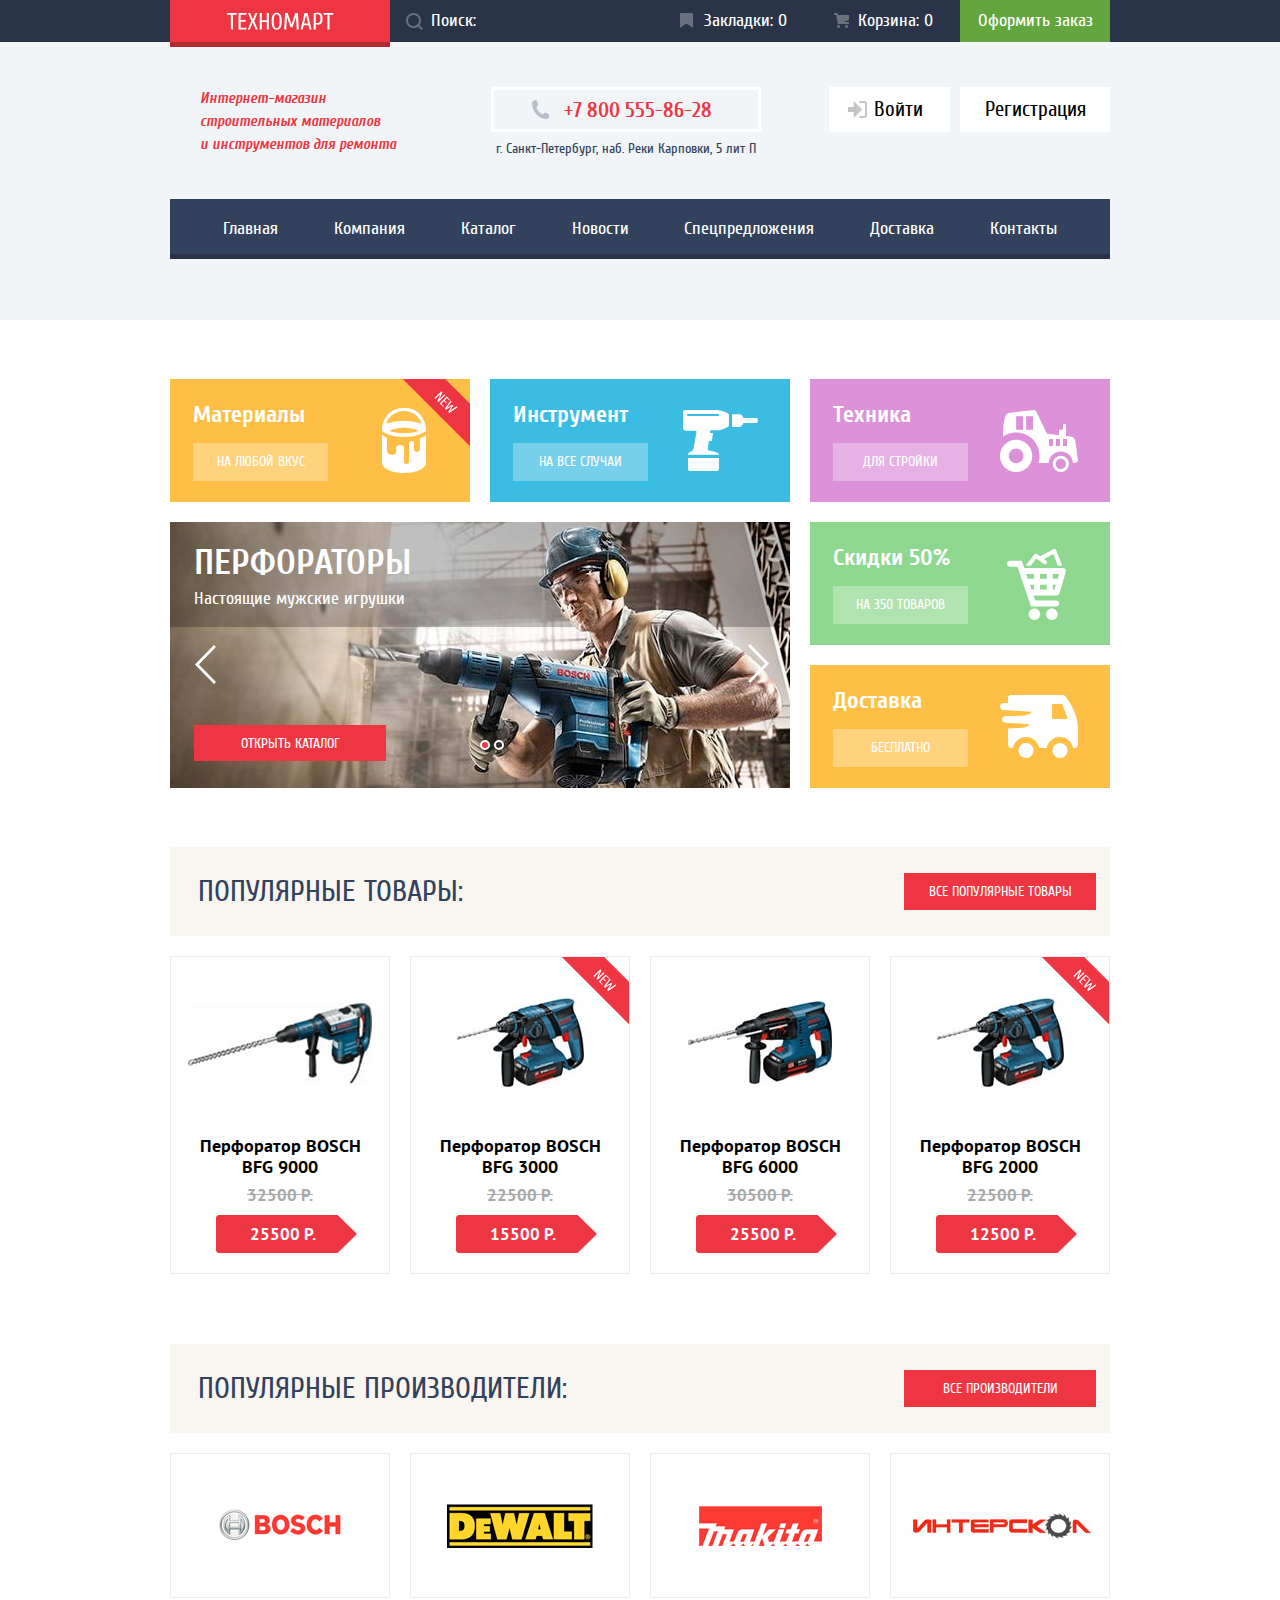
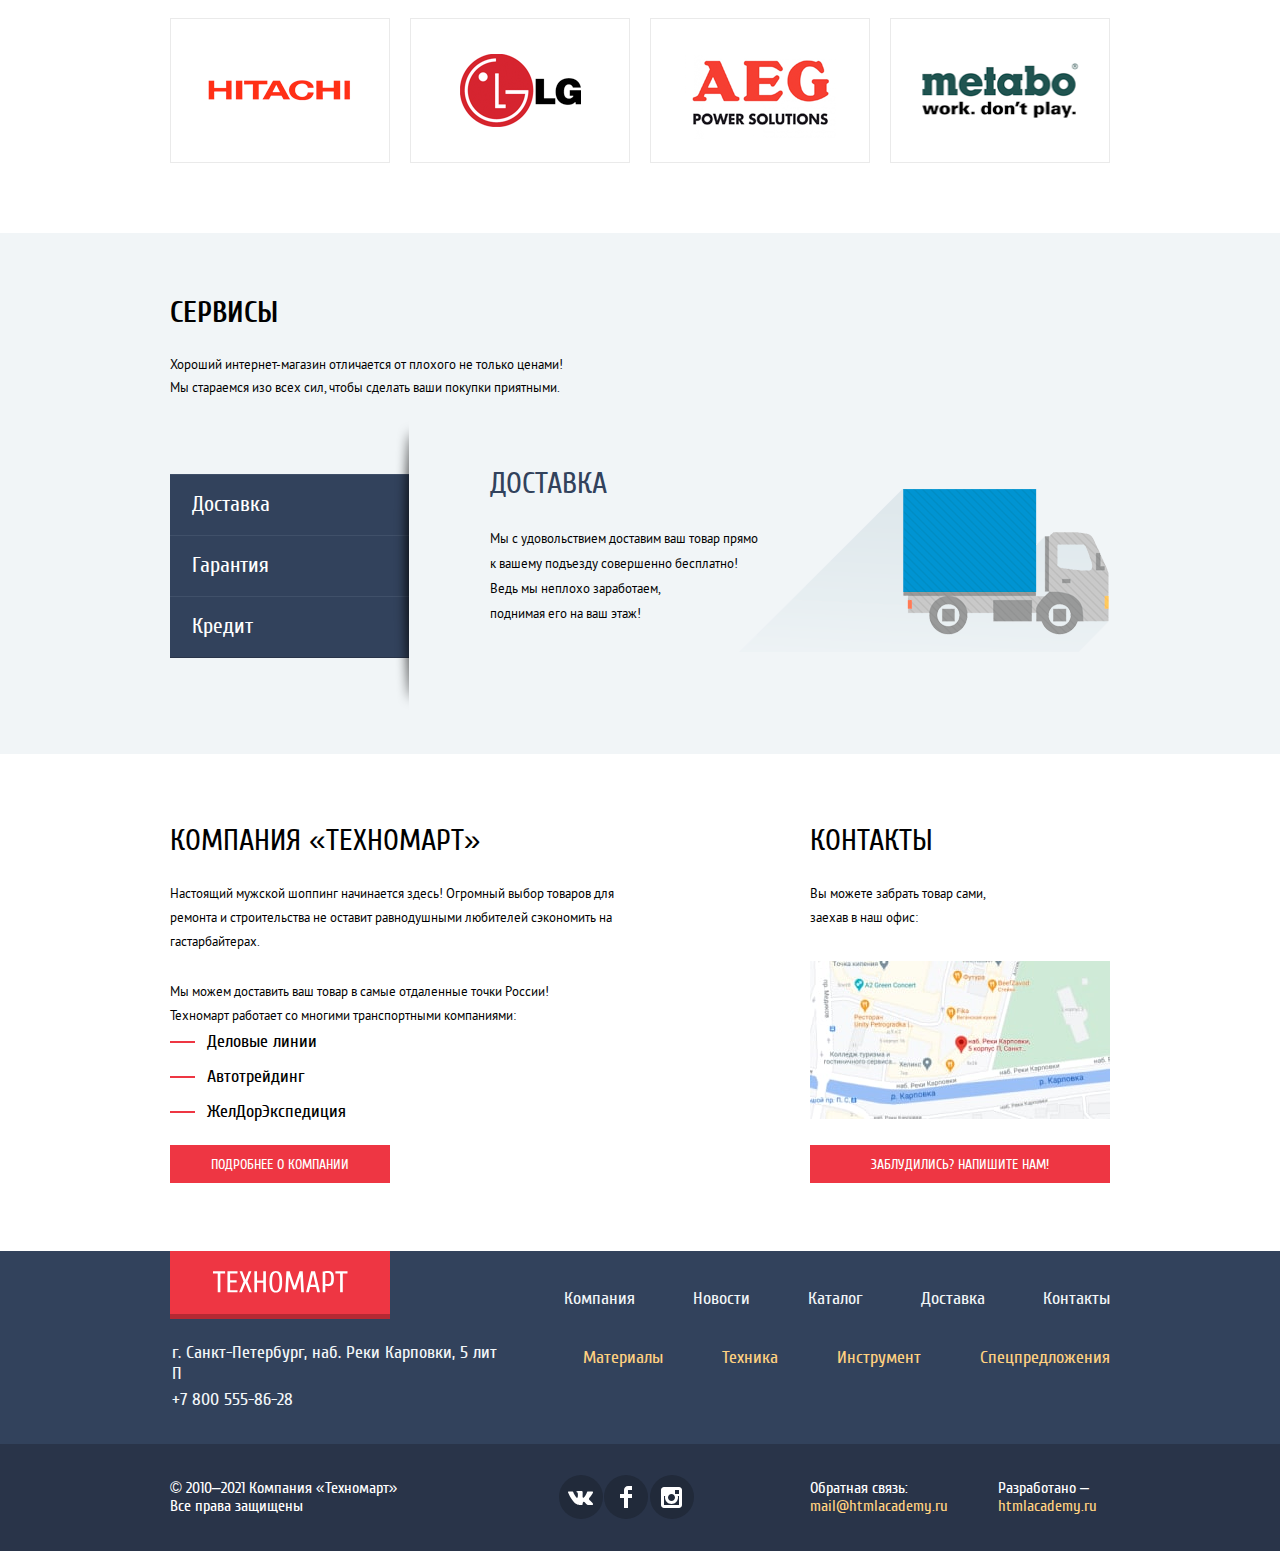
<file: index.html>
<!DOCTYPE html>
<html class="page" lang="ru">
  <head>
    <meta charset="utf-8">
    <link rel="stylesheet" href="css/normalize.css">
    <link rel="stylesheet" href="css/style.min.css">
    <link rel="icon" href="favicon.ico">
    <link rel="icon" href="icon/favicon/icon.svg" type="image/svg+xml">
    <link rel="apple-touch-icon" href="icon/favicon/180.png">
    <link rel="manifest" href="manifest.webmanifest">
    <!-- <link href="https://fonts.googleapis.com/css2?family=Cuprum:ital,wght@0,400;0,600;1,400&family=PT+Sans:wght@400;700&display=swap" rel="stylesheet">    <link rel="stylesheet" href="css/style.css"> -->
    <title>Интернет-магазин Техномарт</title>
  </head>
  <body class="page-body" >
    <header>
      <div class="top-header">
        <div class="container top-header-layout">
          <a class="logo header-logo">
            <div class="logo-wrap">
              <img class="logo-img" src="logo/logo-technomart.svg" width="108" height="17.9" alt="logo">
            </div>
          </a>
          <div class="search-wrap">
            <label class="top-header-search-icon" for="header_search">
              <svg width="17" height="17" viewBox="0 0 17 17" fill="none"  xmlns="http://www.w3.org/2000/svg">
                <path fill-rule="evenodd" clip-rule="evenodd" d="M13.458 12.044L17 15.586L15.586 17L12.044 13.458C10.782 14.421 9.21 15 7.5 15C3.35786 15 0 11.6421 0 7.5C0 3.35786 3.35786 0 7.5 0C11.6421 0 15 3.35786 15 7.5C15.0001 9.14309 14.4581 10.7403 13.458 12.044ZM7.5 2C4.467 2 2 4.467 2 7.5C2.00331 10.5362 4.4638 12.9967 7.5 13C10.532 13 13 10.532 13 7.5C13 4.467 10.532 2 7.5 2Z" fill="white" opacity="0.3"/>
              </svg>
            </label>
            <input class="top-header-search" type="search" id="header_search" placeholder="Поиск: ">
          </div>
          <ul class="top-header-list">
            <li class="top-header-item">
              <a href="#">
                <svg width="14" height="16" viewBox="0 0 14 16" fill="none" xmlns="http://www.w3.org/2000/svg">
                  <g opacity="0.3">
                  <path d="M14 15C14 15.55 13.632 15.741 13.182 15.426L7.819 11.661C7.369 11.346 6.632 11.346 6.182 11.661L0.818 15.426C0.368 15.741 0 15.55 0 15V1C0 0.45 0.45 0 1 0H13C13.55 0 14 0.45 14 1V15Z" fill="white"/>
                  </g>
                </svg>
                Закладки: 0
              </a>
            </li>
            <li class="top-header-item top-header-item-cart">
              <a href="#">
                <svg width="15" height="15" viewBox="0 0 15 15" fill="none" xmlns="http://www.w3.org/2000/svg">
                  <g opacity="0.3">
                  <path d="M4.5 15C5.32843 15 6 14.3284 6 13.5C6 12.6716 5.32843 12 4.5 12C3.67157 12 3 12.6716 3 13.5C3 14.3284 3.67157 15 4.5 15Z" fill="white"/>
                  <path d="M12.5 15C13.3284 15 14 14.3284 14 13.5C14 12.6716 13.3284 12 12.5 12C11.6716 12 11 12.6716 11 13.5C11 14.3284 11.6716 15 12.5 15Z" fill="white"/>
                  <path d="M15 2H4.07L3.648 0H0V2H2.031L4.016 11H15V9H9.441L15 6.951V2Z" fill="white"/>
                  </g>
                </svg>
                Корзина: 0
              </a>
            </li>
            <li class="top-header-item">
              <a href="#">
                Оформить заказ
              </a>
            </li>
          </ul>
        </div>
      </div>
      <div class="main-header">
        <div class="container main-header-layout">
          <h2 class="main-header-text">Интернет-магазин <br> строительных материалов <br> и инструментов для ремонта</h2>
          <div class="main-header-phone-wrap">
            <a class="main-header-phone" href="tel:+78005558628">
            +7 800 555-86-28</a>
            <p class="main-header-address">г. Санкт-Петербург, наб. Реки Карповки, 5 лит П</p>
          </div>
          <ul class="main-header-authorization">
            <li class="main-header-login">
              <a href="#">
                <svg class="login-icon width="20" height="17" viewBox="0 0 20 17" fill="none" xmlns="http://www.w3.org/2000/svg">
                  <path d="M14.1667 8.5L5.71429 0V6H0V11H5.71429V17L14.1667 8.5Z" fill="#C5C5C5"/>
                  <path d="M16.1771 15.01H11.3895V17H16.1771C18.2514 17 19.0381 15.19 19.0619 13.974V3.028C19.0381 1.811 18.2514 0 16.1771 0H11.3895V1.99H16.1771C16.9762 1.99 17.1219 2.671 17.1391 3.047V13.951C17.1229 14.327 16.9762 15.01 16.1771 15.01Z" fill="#C5C5C5"/>
                </svg>
                Войти
              </a>
            </li>
            <li class="main-header-registration"><a href="#">Регистрация</a></li>
          </ul>
          <nav class="main-header-nav">
            <ul class="main-header-nav-list">
              <li><a href="#">Главная</a></li>
              <li><a href="company.html">Компания</a></li>
              <li><a href="catalog.html">Каталог</a></li>
              <li><a href="news.html">Новости</a></li>
              <li><a href="special_offers.html">Спецпредложения</a></li>
              <li><a href="delivery.html">Доставка</a></li>
              <li><a href="contacts.html">Контакты</a></li>
            </ul>
          </nav>
        </div>
      </div>
    </header>
    <main>
      <div class="container">
        <h1 class="visually-hidden">Интернет-магазин строительных материалов и инструментов для ремонта Техномарт</h1>
        <section class="suggestions suggestions-layout">
          <h2 class="visually-hidden">Предложения</h2>
          <ul class="suggestions-list">
            <li class="suggestions-item-material suggestions-item background-position-44 popular-item-new">
              <h3>Материалы</h3>
                <a class="suggestions-item-link" href="#">на любой вкус</a>
            </li>
            <li class="suggestions-item-tool suggestions-item">
              <h3>Инструмент</h3>
                <a class="suggestions-item-link" href="#">на все случаи</a>
            </li>
            <li class="suggestions-item-technics suggestions-item">
              <h3>Техника</h3>
                <a class="suggestions-item-link" href="#">для стройки</a>
            </li>
          </ul>
          <div class="slider">
            <ul class="slider-list">
              <li class="slider-item">
                <h3>Перфораторы</h3>
                <p>Настоящие мужские игрушки</p>
                <img src="img/perforator.jpg"  width="620" height="266" alt="человек с перфоратором">
                <a class="btn btn-slider" href="catalog.html">открыть каталог</a>
              </li>
              <li class="slider-item display-none">
                <h3>Дрели</h3>
                <p>Соседям на радость!</p>
                <img src="img/drill.jpg"  width="620" height="266" alt="человек с дрелью">
                <div class="btn">
                  <a href="catalog.html">открыть каталог</a>
                </div>
              </li>
            </ul>
            <button href="#" class="slider-button-left" aria-label="предыдущий слайд"></button>
            <button href="#" class="slider-button-right" aria-label="следующий слайд"></button>
            <div class="slider-pagination">
              <button class="current-slide" aria-label="Первый слайд"></button>
              <button aria-label="Второй слайд"></button>
            </div>
          </div>
          <ul class="suggestions-list-col">
            <li class="suggestions-item-discount suggestions-item background-position-44">
              <h3>Скидки 50%</h3>
                <a class="suggestions-item-link" href="#">На 350 товаров</a>
            </li>
            <li class="suggestions-item-delivery suggestions-item">
              <h3>Доставка</h3>
                <a class="suggestions-item-link" href="#">Бесплатно</a>
            </li>
          </ul>
        </section>
      </div>

      <section class="popular container">
        <div class="popular-wrap popular-wrap-layout">
          <h2 class="title">Популярные товары:</h2>
            <a  class="btn" href="#">все популярные товары</a>
        </div>
        <ul class="popular-list popular-list-layout">
          <li class="popular-item" tabindex="0">
            <div class="popular-item-img">
              <ul class="popular-item-hover-list">
                <li class="popular-item-hover-buy-btn popular-item-hover-buy">
                  <a class="item-buy-btn" href="#">купить</a>
                </li>
              <li class="popular-item-hover-bookmark-btn popular-item-hover-bookmark"><a href="#">В закладки</a></li>
              </ul>
              <img src="img/BFG9000.jpg" width="184" height="164" alt="перфоратор BFG9000">
            </div>
            <div class="popular-list-wrap">
              <p>Перфоратор BOSCH<br>BFG 9000</p>
              <span>32500 Р.</span>
              <div class="btn btn-price">
                25500 Р.
              </div>
            </div>
          </li>
          <li class="popular-item  popular-item-new" tabindex="0">
            <div class="popular-item-img">
              <ul class="popular-item-hover-list">
                <li class="popular-item-hover-buy-btn popular-item-hover-buy">
                  <a class="item-buy-btn" href="#">купить</a>
                </li>
              <li class="popular-item-hover-bookmark-btn popular-item-hover-bookmark"><a href="#">В закладки</a></li>
              </ul>
              <img src="img/BFG3000.jpg" width="127" height="112" alt="перфоратор BFG3000">
            </div>
            <div class="popular-list-wrap">
              <p>Перфоратор BOSCH<br>BFG 3000</p>
              <span>22500 Р.</span>
              <div class="btn btn-price">
                15500 Р.
              </div>
            </div>
          </li>
          <li class="popular-item" tabindex="0">
            <div class="popular-item-img">
              <ul class="popular-item-hover-list">
                <li class="popular-item-hover-buy-btn popular-item-hover-buy">
                  <a class="item-buy-btn" href="#">купить</a>
                </li>
              <li class="popular-item-hover-bookmark-btn popular-item-hover-bookmark"><a href="#">В закладки</a></li>
              </ul>
              <img src="img/BFG6000.jpg" width="144" height="128" alt="перфоратор BFG6000">
            </div>
            <div class="popular-list-wrap">
              <p>Перфоратор BOSCH<br>BFG 6000</p>
              <span>30500 Р.</span>
              <div class="btn btn-price">
                25500 Р.
              </div>
            </div>
          </li>
          <li class="popular-item popular-item-new" tabindex="0">
            <div class="popular-item-img">
              <ul class="popular-item-hover-list">
                <li class="popular-item-hover-buy-btn popular-item-hover-buy">
                  <a class="item-buy-btn" href="#">купить</a>
                </li>
                <li class="popular-item-hover-bookmark-btn popular-item-hover-bookmark"><a href="#">В закладки</a></li>
              </ul>
              <img src="img/BFG2000.jpg" width="127" height="112" alt="перфоратор BFG2000">
            </div>
            <div class="popular-list-wrap">
              <p>Перфоратор BOSCH<br>BFG 2000</p>
              <span>22500 Р.</span>
              <div class="btn btn-price">
               12500 Р.
              </div>
            </div>
          </li>
        </ul>
      </section>
      <section class="manufacturers container">
        <div class="manufacturers-wrap">
          <h2 class="title">Популярные производители:</h2>
            <a class="btn" href="#">все производители</a>
        </div>
        <ul class="manufacturers-list">
          <li class="manufacturers-item" tabindex="0"><img src="img/bosch.png" width="126" height="37" alt="bosch"></li>
          <li class="manufacturers-item" tabindex="0"><img src="img/DeWALT.png" width="146" height="44" alt="DeWALT"></li>
          <li class="manufacturers-item" tabindex="0"><img src="img/Makita.png" width="123" height="40" alt="Makita"></li>
          <li class="manufacturers-item" tabindex="0"><img src="img/interskol.png" width="200" height="76" alt="interskol"></li>
          <li class="manufacturers-item" tabindex="0"><img src="img/Hitachi.png" width="169" height="31" alt="Hitachi"></li>
          <li class="manufacturers-item" tabindex="0"><img src="img/LG.png" width="121" height="73" alt="LG"></li>
          <li class="manufacturers-item" tabindex="0"><img src="img/AEG.png" width="151" height="98" alt="AEG"></li>
          <li class="manufacturers-item" tabindex="0"><img src="img/Metabo.png" width="206" height="73" alt="Metabo"></li>
        </ul>
      </section>
      <section class="services">
        <div class="container">
          <h2>Сервисы</h2>
          <p class="services-text">Хороший интернет-магазин отличается от плохого не только ценами!<br>
            Мы стараемся изо всех сил, чтобы сделать ваши покупки приятными.</p>
          <div class="services-slider">
            <ul class="services-list">
              <li><button class="services-slider-btn services-active">Доставка</button></li>
              <li><button class="services-slider-btn">Гарантия</button></li>
              <li><button class="services-slider-btn">Кредит</button></li>
            </ul>
            <ul class="services-descr-list ">
              <li class="services-descr-item services-descr-item-delivery">
                <h2>Доставка</h2>
                <p>Мы с удовольствием доставим ваш товар прямо <br>
                  к вашему подъезду совершенно бесплатно!<br>
                  Ведь мы неплохо заработаем, <br>
                  поднимая его на ваш этаж!</p>
              </li>
              <li class="services-descr-item services-descr-item-guarantee visually-hidden">
                <h2>Гарантия</h2>
                <p>Если купленный у нас товар поломается или заискрит, <br>
                  а также в случае пожара, спровоцированного его <br>
                  возгоранием,  вы всегда можете быть уверены в нашей <br>
                  гарантии. Мы обменяем сгоревший товар на новый. <br>
                  Дом уж восстановите как-нибудь сами.</p>
              </li>
              <li class="services-descr-item services-descr-item-credit visually-hidden">
                <h2>Кредит</h2>
                <p>Залезть в долговую яму стало проще! <br>
                  Кредитные консультанты придут вам на помощь.</p>
                  <button class="btn btn-credit">отправить заявку</button>
              </li>
            </ul>
            </div>
        </div>
      </section>
      <section class="delivery container">
        <h2 class="visually-hidden">Доствка</h2>
        <div class="delivery-about">
          <h2>КОМПАНИЯ «Техномарт»</h2>
          <p class="delivery-text">Настоящий мужской шоппинг начинается здесь! Огромный выбор товаров для ремонта и строительства не оставит равнодушными любителей сэкономить на гастарбайтерах.</p>
          <p class="delivery-descr">Мы можем доставить ваш товар в самые отдаленные точки России! <br>
            Техномарт работает со многими транспортными компаниями:</p>
          <ul class="delivery-list">
            <li>Деловые линии</li>
            <li>Автотрейдинг</li>
            <li>ЖелДорЭкспедиция</li>
          </ul>
          <a class="btn btn-delivery" href="#">Подробнее о компании</a>
        </div>
        <div class="delivery-contacts">
          <h2>Контакты</h2>
          <p>Вы можете забрать товар сами, <br>
            заехав в наш офис:</p>
          <a href="#" class="link-map">
            <img class="img-map" src="img/map.jpg" width="300" height="158" alt="">
          </a>
          <button class="btn btn-delivery-contacts">Заблудились? Напишите нам!</button>

        </div>
      </section>
    </main>
    <footer class="main-footer">
      <div class="top-footer">
        <div class="container top-footer-layout">
          <h2 class="visually-hidden">Контакты</h2>
          <a class="logo">
            <div class="logo-wrap logo-bottom">
              <img src="logo/logo-technomart.svg" width="136.5" height="21.6" alt="logo">
            </div>
          </a>
          <nav class="top-footer-nav">
            <ul class="top-footer-nav-list">
              <li><a href="company.html">Компания</a></li>
              <li><a href="news.html">Новости</a></li>
              <li><a href="catalog.html">Каталог</a></li>
              <li><a href="delivery.html">Доставка</a></li>
              <li><a href="contacts.html">Контакты</a></li>
            </ul>
          </nav>
          <div class="top-footer-wrap">
            <div class="top-footer-address-wrap">
              <p class="top-footer-address">г. Санкт-Петербург, наб. Реки Карповки, 5 лит П</p>
              <a class="top-footer-phone" href="tel:+78005558628">+7 800 555-86-28</a>
            </div>
            <ul class="top-footer-list">
              <li><a href="#">Материалы</a></li>
              <li><a href="#">Техника</a></li>
              <li><a href="#">Инструмент</a></li>
              <li><a href="#">Спецпредложения</a></li>
            </ul>
          </div>
        </div>
      </div>
      <div class="bottom-footer">
        <div class="container bottom-footer-layout">
            <p class="bottom-footer-copyrite">© 2010–2021 Компания «Техномарт» <br>
            Все права защищены</p>
            <ul class="bottom-footer-social-list">
              <li><a class="social-button" href="#" aria-label="вконтакте"><img src="icon/icon-vk.svg" width="26" height="15" alt=""></a></li>
              <li><a class="social-button" href="#" aria-label="фейсбук"><img src="icon/icon-fb.svg" width="12" height="22" alt=""></a></li>
              <li><a class="social-button" href="#" aria-label="инстаграм"><img src="icon/icon-insta.svg" width="21" height="21" alt=""></a></li>
            </ul>
            <div class="feedback-wrap">
              <div class="feedback">
                <p>Обратная связь:</p>
                <a class="feedback-mail" href="mailto:mail@htmlacademy.ru">mail@htmlacademy.ru</a>
              </div>
              <div class="developed">
                <p>Разработано – </p>
                <a class="developed-link" href="https://htmlacademy.ru/intensive/htmlcss" target="_blank">htmlacademy.ru</a>
              </div>
            </div>
        </div>
      </div>
    </footer>



    <section class="modal modal-feedback">
      <form class="feedback-form" method="post" action="https://echo.htmlacademy.ru">
        <div class="feedback-form-wrap">
          <div class="input-wrap">
            <div class="Feedback-name-wrap">
              <label for="Feedback-name">Ваше имя:</label>
              <input class="feedback-name" id="Feedback-name" type="text" name="name" placeholder="Имя Фамилия">
            </div>
            <div class="feedback-mail-wrap">
              <label for="Feedback-email">Ваш e-mail:</label>
              <input class="feedback-mail" id="Feedback-email" type="email" name="email" placeholder="email@example.com">
            </div>
          </div>
          <div class="feedback-text-wrap">
            <label for="Feedback-text">Текст письма:</label>
            <textarea class="feedback-textarea" name="text" id="Feedback-text" cols="30" rows="10" placeholder="В свободной форме"></textarea>
          </div>
        </div>
        <div class="modal-bottom">
          <button class="btn btn-modal">Отправить</button>
        </div>
      </form>
      <button class="modal-close" type="button">
        <span class="visually-hidden">Закрыть</span>
      </button>
    </section>

    <section class="modal modal-map">
      <iframe src="https://www.google.com/maps/embed?pb=!1m18!1m12!1m3!1d839.5628167001399!2d30.315325403162618!3d59.96817405772935!2m3!1f0!2f0!3f0!3m2!1i1024!2i768!4f13.1!3m3!1m2!1s0x4696315bc4e8ce61%3A0xe703c377f3424272!2sStudio%20212!5e0!3m2!1sru!2sru!4v1649071817432!5m2!1sru!2sru" width="943" height="442"  style="border:0;" allowfullscreen="" loading="lazy" referrerpolicy="no-referrer-when-downgrade"></iframe>
      <button class="modal-close" type="button">
        <span class="visually-hidden">Закрыть</span> </button>
    </section>

    <section class="modal add-to-cart">
      <p class="add-to-cart-main">Товар добавлен в корзину!</p>
      <ul class="add-to-cart-list">
        <li><a class="btn add-to-cart-item" href="#">оформить заказ</a></li>
        <li><a class="btn add-to-cart-item continue-shopping" href="#">продолжить покупки</a></li>
      </ul>
      <button class="modal-close" type="button">
        <span class="visually-hidden">Закрыть</span>
      </button>
    </section>
    <script src="js/script.js"></script>
  </body>
</html>
</file>
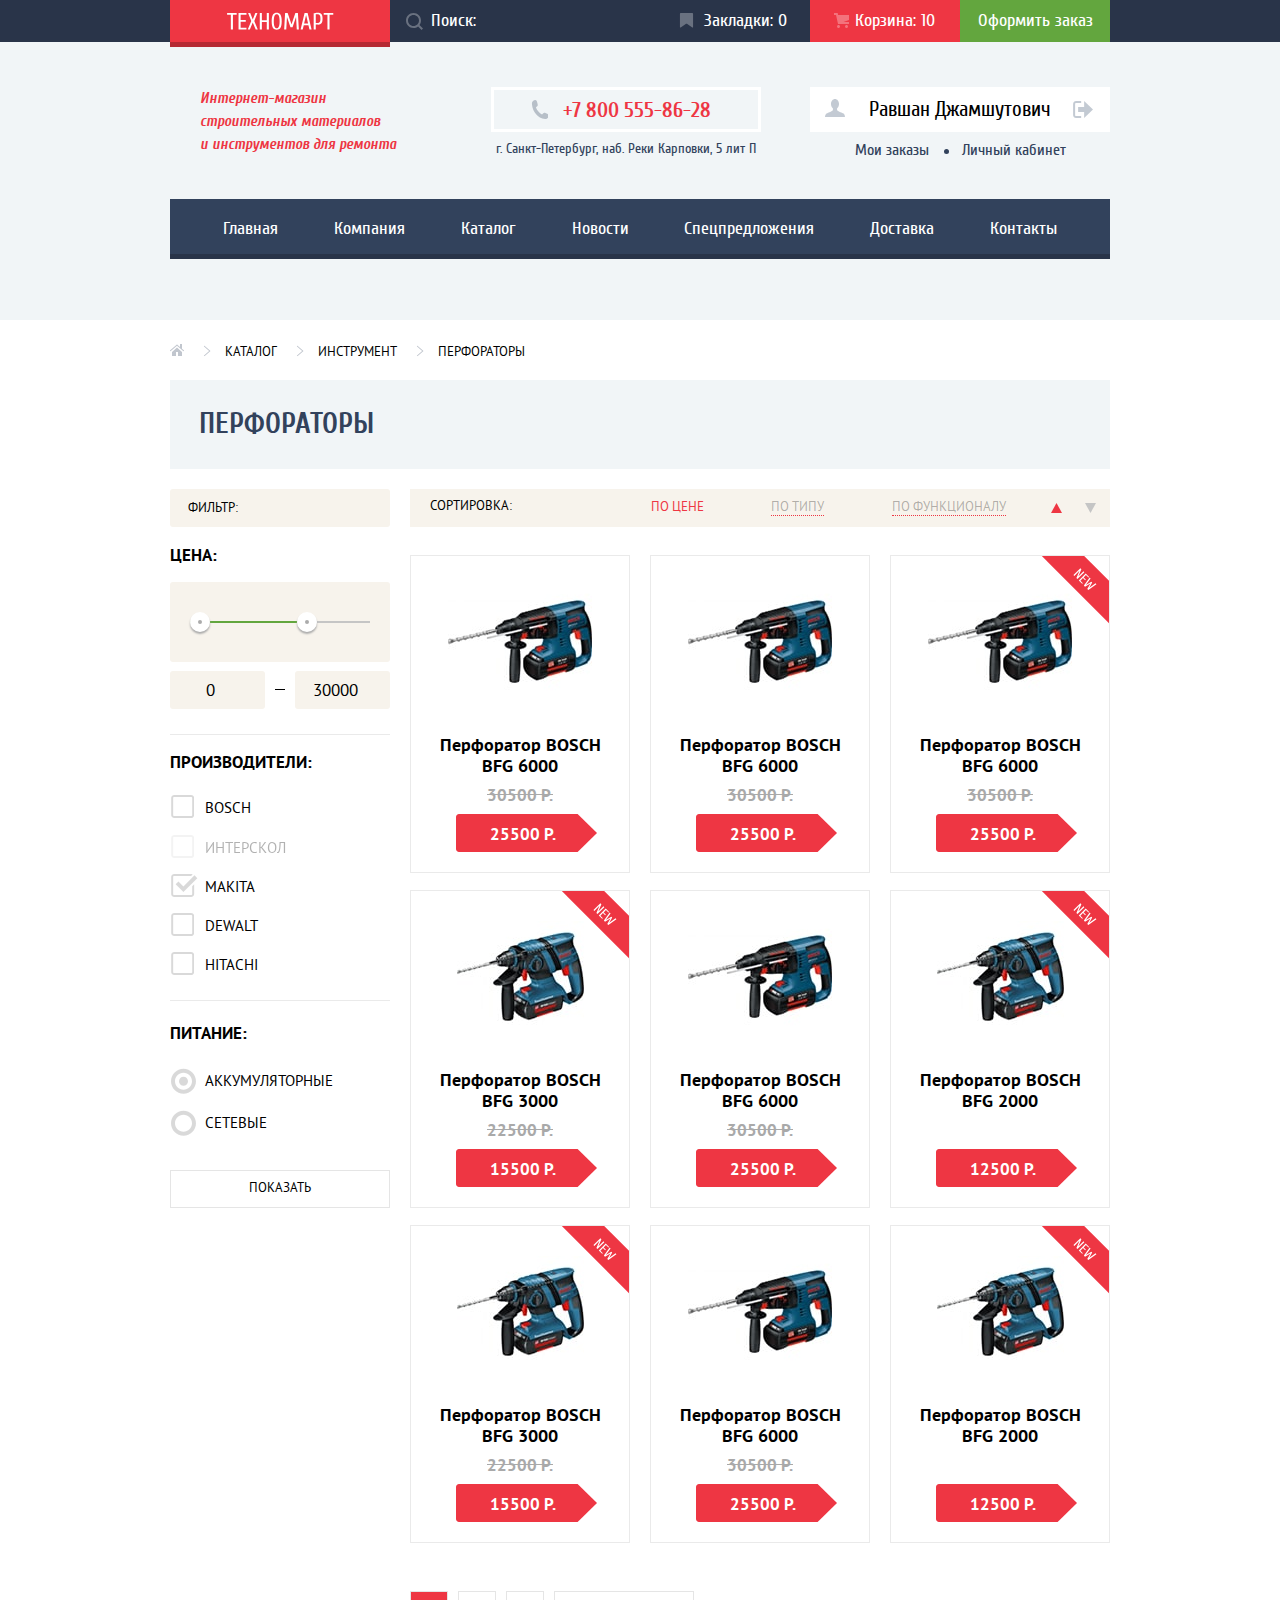
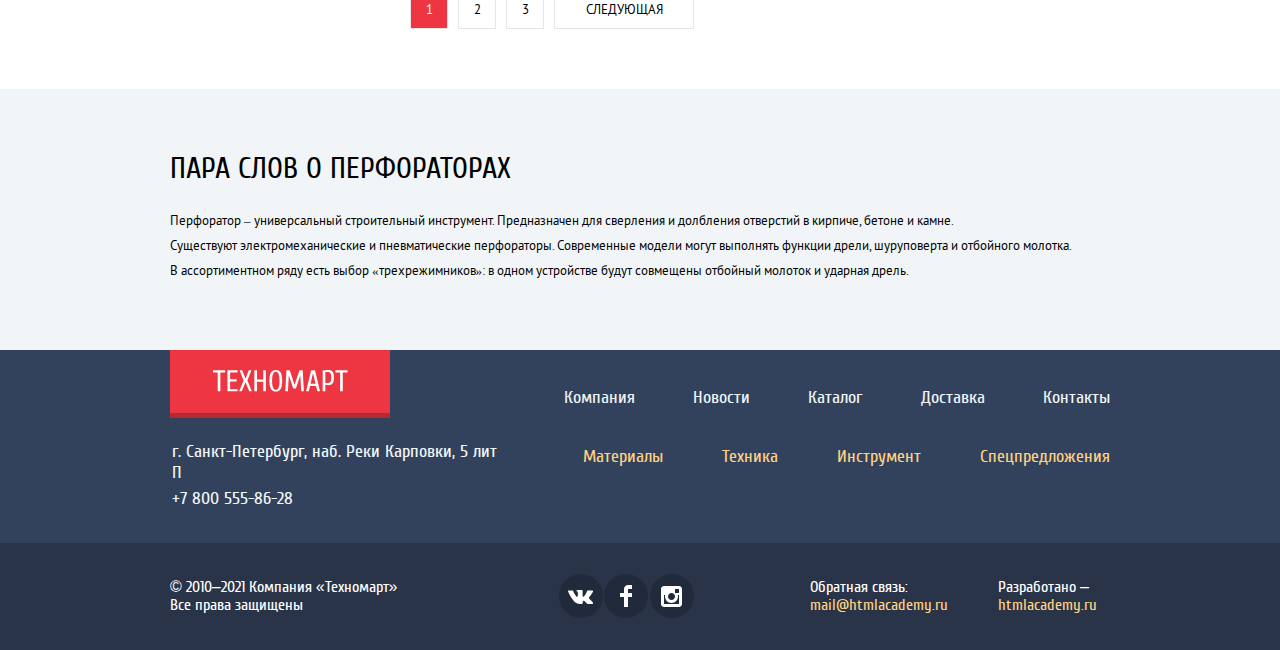
<file: catalog.html>
<!DOCTYPE html>
<html lang="ru">
  <head>
    <meta charset="utf-8">
    <link rel="stylesheet" href="css/normalize.css">
    <link rel="stylesheet" href="css/style.css">
    <link rel="icon" href="favicon.ico">
    <link rel="icon" href="icon/favicon/icon.svg" type="image/svg+xml">
    <link rel="apple-touch-icon" href="icon/favicon/180.png">
    <link rel="manifest" href="manifest.webmanifest">
    <!-- <link href="https://fonts.googleapis.com/css2?family=Cuprum:ital,wght@0,400;0,600;1,400&family=PT+Sans:wght@400;700&display=swap" rel="stylesheet">    <link rel="stylesheet" href="css/style.css"> -->
    <title>Интернет-магазин Техномарт</title>  </head>
  <body class="inner-page">
    <header>
      <div class="top-header">
        <div class="container top-header-layout">
          <a class="logo header-logo" href="index.html">
            <div class="logo-wrap">
              <img class="logo-img" src="logo/logo-technomart.svg" width="106.83" height="16.9" alt="logo">
            </div>
          </a>
          <div class="search-wrap">
            <label class="top-header-search-icon" for="header_search">
              <svg width="17" height="17" viewBox="0 0 17 17" fill="none"  xmlns="http://www.w3.org/2000/svg">
                <path fill-rule="evenodd" clip-rule="evenodd" d="M13.458 12.044L17 15.586L15.586 17L12.044 13.458C10.782 14.421 9.21 15 7.5 15C3.35786 15 0 11.6421 0 7.5C0 3.35786 3.35786 0 7.5 0C11.6421 0 15 3.35786 15 7.5C15.0001 9.14309 14.4581 10.7403 13.458 12.044ZM7.5 2C4.467 2 2 4.467 2 7.5C2.00331 10.5362 4.4638 12.9967 7.5 13C10.532 13 13 10.532 13 7.5C13 4.467 10.532 2 7.5 2Z" fill="white" opacity="0.3"/>
              </svg>
            </label>
            <input class="top-header-search" type="search" id="header_search" placeholder="Поиск: ">
          </div>
          <ul class="top-header-list">
            <li class="top-header-item">
              <a href="#">
                <svg width="14" height="16" viewBox="0 0 14 16" fill="none" xmlns="http://www.w3.org/2000/svg">
                  <g opacity="0.3">
                  <path d="M14 15C14 15.55 13.632 15.741 13.182 15.426L7.819 11.661C7.369 11.346 6.632 11.346 6.182 11.661L0.818 15.426C0.368 15.741 0 15.55 0 15V1C0 0.45 0.45 0 1 0H13C13.55 0 14 0.45 14 1V15Z" fill="white"/>
                  </g>
                </svg>
                Закладки: 0
              </a>
            </li>
            <li class="top-header-item cart-with-goods">
              <a href="#">
                <svg width="15" height="15" viewBox="0 0 15 15" fill="none" xmlns="http://www.w3.org/2000/svg">
                  <g opacity="0.3">
                  <path d="M4.5 15C5.32843 15 6 14.3284 6 13.5C6 12.6716 5.32843 12 4.5 12C3.67157 12 3 12.6716 3 13.5C3 14.3284 3.67157 15 4.5 15Z" fill="white"/>
                  <path d="M12.5 15C13.3284 15 14 14.3284 14 13.5C14 12.6716 13.3284 12 12.5 12C11.6716 12 11 12.6716 11 13.5C11 14.3284 11.6716 15 12.5 15Z" fill="white"/>
                  <path d="M15 2H4.07L3.648 0H0V2H2.031L4.016 11H15V9H9.441L15 6.951V2Z" fill="white"/>
                  </g>
                </svg>
                Корзина: 10
              </a>
            </li>
            <li class="top-header-item">
              <a href="#">
                Оформить заказ
              </a>
            </li>
          </ul>
        </div>
      </div>
      <div class="main-header ">
        <div class="container main-header-layout">
          <h2 class="main-header-text">Интернет-магазин <br> строительных материалов <br> и инструментов для ремонта</h2>
          <div class="main-header-phone-wrap main-header-phone-wrap-catalog">
            <a class="main-header-phone" href="tel:+78005558628">
            +7 800 555-86-28</a>
            <p class="main-header-address">г. Санкт-Петербург, наб. Реки Карповки, 5 лит П</p>
          </div>
          <div class="user-wrap">
            <a class="user" href="">Равшан Джамшутович</a>
            <div class="orders-account">
              <a class="orders-account-dot" href="">Мои заказы</a>
              <a href="">Личный кабинет</a>
            </div>
          </div>

          <nav class="main-header-nav">
            <ul class="main-header-nav-list">
              <li><a href="index.html">Главная</a></li>
              <li><a href="company.html">Компания</a></li>
              <li><a href="catalog.html">Каталог</a></li>
              <li><a href="news.html">Новости</a></li>
              <li><a href="special_offers.html">Спецпредложения</a></li>
              <li><a href="delivery.html">Доставка</a></li>
              <li><a href="contacts.html">Контакты</a></li>
            </ul>
          </nav>
        </div>
      </div>
    </header>
    <main>
      <div class="catalog-grid  container">
        <h1 class="visually-hidden">Каталог</h1>
        <ul class="breadcrumbs">
          <li class="breadcrumbs-item"><a href="index.html"><img src="icon/icon-home.svg" alt="home"></a></li>
          <li class="breadcrumbs-item"><a href="catalog.html">Каталог</a></li>
          <li class="breadcrumbs-item"><a href="#">Инструмент</a></li>
          <li class="breadcrumbs-item breadcrumbs-current"><a href="#">Перфораторы</a></li>
        </ul>
        <div class="catalog-title-wrap">
          <h2 class="catalog-title">Перфораторы</h2>
        </div>
        <section>
          <form class="filter" method="get" action="https://echo.htmlacademy.ru" >
            <div class="filter-title">
              <p>фильтр:</p>
            </div>
            <fieldset class="filter-range-fieldset">
              <legend>Цена:</legend>
              <div class="range-filter">
                <div class="range-controls">
                  <div class="scale">
                    <div class="bar"></div>
                  </div>
                  <div class="toggle toggle-min" tabindex="0"></div>
                  <div class="toggle toggle-max" tabindex="0"></div>
                </div>
                <div class="price-controls">
                  <label class="min-price">
                    <input type="number" name="min-price" value="0">
                  </label>
                  <div class="price-controls-dash"></div>
                  <label class="max-price">
                    <input type="number" name="max-price" value="30000">
                  </label>
                </div>
              </div>
            </fieldset>
            <div class="filter-line"></div>
            <fieldset class="checkbox-manufacturers-fieldset">
              <legend>Производители:</legend>
                <ul class="checkbox-manufacturers-ul">
                  <li class="checkbox-manufacturers-li">
                    <input class="checkbox-manufacturers visually-hidden" id="checkbox-BOSCH"  name="BOSCH" type="checkbox">
                    <label class="checkbox-manufacturers-label" for="checkbox-BOSCH">BOSCH</label>
                  </li>
                  <li class="checkbox-manufacturers-li">
                    <input class="checkbox-manufacturers visually-hidden" id="checkbox-interskol" name="interskol" type="checkbox"
                    disabled>
                    <label class="checkbox-manufacturers-label" for="checkbox-interskol">ИНТЕРСКОЛ</label>
                  </li>
                  <li class="checkbox-manufacturers-li">
                    <input class="checkbox-manufacturers visually-hidden" id="checkbox-MAKITA" type="checkbox" name="MAKITA" checked>
                    <label class="checkbox-manufacturers-label" for="checkbox-MAKITA">MAKITA</label>
                  </li>
                  <li class="checkbox-manufacturers-li">
                    <input class="checkbox-manufacturers visually-hidden" id="checkbox-Dewalt" name="Dewalt" type="checkbox">
                    <label class="checkbox-manufacturers-label" for="checkbox-Dewalt">Dewalt</label>
                  </li>
                  <li class="checkbox-manufacturers-li">
                    <input class="checkbox-manufacturers visually-hidden" id="checkbox-Hitachi" name="Hitachi" type="checkbox">
                    <label class="checkbox-manufacturers-label" for="checkbox-Hitachi">Hitachi</label>
                  </li>
                </ul>
            </fieldset>
            <div class="filter-line checkbox-manufacturers-line"></div>
            <fieldset class="power-radiobtn-fieldset">
              <legend>Питание:</legend>
              <div class="power-radiobtn-wrap">
                <input class="power-radiobtn visually-hidden" type="radio" id="power-battery" name="power" value="battery" checked>
                <label class="power-radiobtn-label" for="power-battery">Аккумуляторные</label>
              </div>
              <div class="power-radiobtn-wrap">
                <input class="power-radiobtn visually-hidden" type="radio" id="power_socket" name="power" value="socket">
                <label class="power-radiobtn-label" for="power_socket">Сетевые</label>
              </div>
            </fieldset>
            <button class="btn-filter" type="submit">показать</button>
          </form>
        </section>
        <section class="catalog-items">
          <div class="catalog-items-sorting-wrap">
            <h2>Сортировка:</h2>
            <ul class="catalog-items-sorting-list">
              <li class="catalog-items-sorting-item catalog-items-sorting-item-activ"><a href="#">По цене</a></li>
              <li class="catalog-items-sorting-item"><a href="#">По типу</a></li>
              <li class="catalog-items-sorting-item"><a href="#">По функционалу</a></li>
            </ul>
            <ul class="sort-arr-wrap">
              <li class="sort-arr sort-arr-active">
                <a href="#" aria-label="по возростанию">
                  <svg width="11" height="10" viewBox="0 0 11 10" fill="none" xmlns="http://www.w3.org/2000/svg" aria-hidden="true">
                  <path d="M5.5 0L11 10L0 10" fill="#C5C5C5"/>
                  </svg>
                </a>
              </li>
              <li class="sort-arr ">
                <a href="#" aria-label="по убыванию">
                  <svg width="11" height="10" viewBox="0 0 11 10" fill="none" xmlns="http://www.w3.org/2000/svg" aria-hidden="true">
                  <path d="M5.5 10L0 0H11" fill="#C5C5C5"/>
                  </svg>
                </a>
              </li>
            </ul>
          </div>
          <ul class="popular-item-list">
            <li class="popular-item" tabindex="0">
              <div class="popular-item-img">
                <ul class="popular-item-hover-list">
                  <li class="popular-item-hover-buy-btn popular-item-hover-buy">
                    <a class="item-buy-btn" href="#">купить</a>
                  </li>
                  <li class="popular-item-hover-bookmark-btn popular-item-hover-bookmark"><a href="#">В закладки</a></li>
                </ul>
                <img src="img/BFG6000.jpg" width="144" height="128" alt="перфоратор BFG6000">
              </div>
              <div class="popular-list-wrap">
                <p>Перфоратор BOSCH<br>BFG 6000</p>
                <span>30500 Р.</span>
                <div class="btn btn-price">
                  25500 Р.
                </div>
              </div>
            </li>
            <li class="popular-item" tabindex="0">
              <div class="popular-item-img">
                <ul class="popular-item-hover-list">
                  <li class="popular-item-hover-buy-btn popular-item-hover-buy">
                    <a class="item-buy-btn" href="#">купить</a>
                  </li>
                  <li class="popular-item-hover-bookmark-btn popular-item-hover-bookmark"><a href="#">В закладки</a></li>
                </ul>
                <img src="img/BFG6000.jpg" width="144" height="128" alt="перфоратор BFG6000">
              </div>
              <div class="popular-list-wrap">
                <p>Перфоратор BOSCH<br>BFG 6000</p>
                <span>30500 Р.</span>
                <div class="btn btn-price">
                  25500 Р.
                </div>
              </div>
            </li>
            <li class="popular-item  popular-item-new" tabindex="0">
              <div class="popular-item-img">
                <ul class="popular-item-hover-list">
                  <li class="popular-item-hover-buy-btn popular-item-hover-buy">
                    <a class="item-buy-btn" href="#">купить</a>
                  </li>
                  <li class="popular-item-hover-bookmark-btn popular-item-hover-bookmark"><a href="#">В закладки</a></li>
                </ul>
                <img src="img/BFG6000.jpg" width="144" height="128" alt="перфоратор BFG6000">
              </div>
              <div class="popular-list-wrap">
                <p>Перфоратор BOSCH<br>BFG 6000</p>
                <span>30500 Р.</span>
                <div class="btn btn-price">
                  25500 Р.
                </div>
              </div>
            </li>
            <li class="popular-item  popular-item-new" tabindex="0">
              <div class="popular-item-img">
                <ul class="popular-item-hover-list">
                  <li class="popular-item-hover-buy-btn popular-item-hover-buy">
                    <a class="item-buy-btn" href="#">купить</a>
                  </li>
                  <li class="popular-item-hover-bookmark-btn popular-item-hover-bookmark"><a href="#">В закладки</a></li>
                </ul>
                <img src="img/BFG3000.jpg" width="127" height="112" alt="перфоратор BFG3000">
              </div>
              <div class="popular-list-wrap">
                <p>Перфоратор BOSCH<br>BFG 3000</p>
                <span>22500 Р.</span>
                <div class="btn btn-price">
                  15500 Р.
                </div>
              </div>
            </li>
            <li class="popular-item" tabindex="0">
              <div class="popular-item-img">
                <ul class="popular-item-hover-list">
                  <li class="popular-item-hover-buy-btn popular-item-hover-buy">
                    <a class="item-buy-btn" href="#">купить</a>
                  </li>
                  <li class="popular-item-hover-bookmark-btn popular-item-hover-bookmark"><a href="#">В закладки</a></li>
                </ul>
                <img src="img/BFG6000.jpg" width="144" height="128" alt="перфоратор BFG6000">
              </div>
              <div class="popular-list-wrap">
                <p>Перфоратор BOSCH<br>BFG 6000</p>
                <span>30500 Р.</span>
                <div class="btn btn-price">
                  25500 Р.
                </div>
              </div>
            </li>
            <li class="popular-item  popular-item-new" tabindex="0">
              <div class="popular-item-img">
                <ul class="popular-item-hover-list">
                  <li class="popular-item-hover-buy-btn popular-item-hover-buy">
                    <a class="item-buy-btn" href="#">купить</a>
                  </li>
                  <li class="popular-item-hover-bookmark-btn popular-item-hover-bookmark"><a href="#">В закладки</a></li>
                </ul>
                <img src="img/BFG2000.jpg" width="127" height="112" alt="перфоратор BFG2000">
              </div>
              <div class="popular-list-wrap">
                <p>Перфоратор BOSCH<br>BFG 2000</p>
                <span></span>
                <div class="btn btn-price">
                  12500 Р.
                </div>
              </div>
            </li>
            <li class="popular-item  popular-item-new" tabindex="0">
              <div class="popular-item-img">
                <ul class="popular-item-hover-list">
                  <li class="popular-item-hover-buy-btn popular-item-hover-buy">
                    <a class="item-buy-btn" href="#">купить</a>
                  </li>
                  <li class="popular-item-hover-bookmark-btn popular-item-hover-bookmark"><a href="#">В закладки</a></li>
                </ul>
                <img src="img/BFG3000.jpg" width="127" height="112" alt="перфоратор BFG3000">
              </div>
              <div class="popular-list-wrap">
                <p>Перфоратор BOSCH<br>BFG 3000</p>
                <span>22500 Р.</span>
                <div class="btn btn-price">
                  15500 Р.
                </div>
              </div>
            </li>
            <li class="popular-item" tabindex="0">
              <div class="popular-item-img">
                <ul class="popular-item-hover-list">
                  <li class="popular-item-hover-buy-btn popular-item-hover-buy">
                    <a class="item-buy-btn" href="#">купить</a>
                  </li>
                  <li class="popular-item-hover-bookmark-btn popular-item-hover-bookmark"><a href="#">В закладки</a></li>
                </ul>
                <img src="img/BFG6000.jpg" width="144" height="128" alt="перфоратор BFG6000">
              </div>
              <div class="popular-list-wrap">
                <p>Перфоратор BOSCH<br>BFG 6000</p>
                <span>30500 Р.</span>
                <div class="btn btn-price">
                 25500 Р.
                </div>
              </div>
            </li>
            <li class="popular-item  popular-item-new" tabindex="0">
              <div class="popular-item-img">
                <ul class="popular-item-hover-list">
                  <li class="popular-item-hover-buy-btn popular-item-hover-buy">
                    <a class="item-buy-btn" href="#">купить</a>
                  </li>
                  <li class="popular-item-hover-bookmark-btn popular-item-hover-bookmark"><a href="#">В закладки</a></li>
                </ul>
                <img src="img/BFG2000.jpg" width="127" height="112" alt="перфоратор BFG2000">
              </div>
              <div class="popular-list-wrap">
                <p>Перфоратор BOSCH<br>BFG 2000</p>
                <span></span>
                <div class="btn btn-price">
                  12500 Р.
                </div>
              </div>
            </li>
          </ul>

          <ul class="pagination-list">
            <li class="pagination-item pagination-item-current">
              <a href="#">1</a>
            </li>
            <li class="pagination-item">
              <a href="#">2</a>
            </li>
            <li class="pagination-item">
              <a href="#">3</a>
            </li>
            <li class="pagination-item">
              <a href="#">Следующая</a>
            </li>
          </ul>

        </section>
        </div>

      <section class="about-perforators">
        <div class="container">

          <h2>Пара слов о перфораторах</h2>
          <p>Перфоратор  &ndash; универсальный строительный инструмент. Предназначен для сверления и долбления отверстий в кирпиче, бетоне и камне. <br>
            Существуют электромеханические и пневматические перфораторы. Современные модели могут выполнять функции дрели, шуруповерта и отбойного молотка. <br>
            В ассортиментном ряду есть выбор «трехрежимников»: в одном устройстве будут совмещены отбойный молоток и ударная дрель.</p>
          </div>
      </section>
    </main>
    <footer class="main-footer">
      <div class="top-footer">
        <div class="container top-footer-layout">
          <h2 class="visually-hidden">Контакты</h2>
          <a href="index.html" class="logo">
            <div class="logo-wrap logo-bottom">
              <img src="logo/logo-technomart.svg" width="136.5" height="21.6" alt="logo">
            </div>
          </a>
          <nav class="top-footer-nav">
            <ul class="top-footer-nav-list">
              <li><a href="company.html">Компания</a></li>
              <li><a href="news.html">Новости</a></li>
              <li><a href="catalog.html">Каталог</a></li>
              <li><a href="delivery.html">Доставка</a></li>
              <li><a href="contacts.html">Контакты</a></li>
            </ul>
          </nav>
          <div class="top-footer-wrap">
            <div class="top-footer-address-wrap">
              <p class="top-footer-address">г. Санкт-Петербург, наб. Реки Карповки, 5 лит П</p>
              <a class="top-footer-phone" href="tel:+78005558628">+7 800 555-86-28</a>
            </div>
            <ul class="top-footer-list">
              <li><a href="#">Материалы</a></li>
              <li><a href="#">Техника</a></li>
              <li><a href="#">Инструмент</a></li>
              <li><a href="#">Спецпредложения</a></li>
            </ul>
          </div>
        </div>
      </div>
      <div class="bottom-footer">
        <div class="container bottom-footer-layout">
            <p class="bottom-footer-copyrite">© 2010–2021 Компания «Техномарт» <br>
            Все права защищены</p>
            <ul class="bottom-footer-social-list">
              <li><a class="social-button" href="#"><img src="icon/icon-vk.svg" width="26" height="15" alt="vk"></a></li>
              <li><a class="social-button" href="#"><img src="icon/icon-fb.svg" width="12" height="22" alt="fb"></a></li>
              <li><a class="social-button" href="#"><img src="icon/icon-insta.svg" width="21" height="21" alt="insta"></a></li>
            </ul>
            <div class="feedback-wrap">
              <div class="feedback">
                <p>Обратная связь:</p>
                <a class="feedback-mail" href="mailto:mail@htmlacademy.ru">mail@htmlacademy.ru</a>
              </div>
              <div class="developed">
                <p>Разработано – </p>
                <a class="developed-link" href="https://htmlacademy.ru/intensive/htmlcss" target="_blank">htmlacademy.ru</a>
              </div>
            </div>
        </div>
      </div>
    </footer>

    <section class="modal add-to-cart">
      <p class="add-to-cart-main">Товар добавлен в корзину!</p>
      <ul class="add-to-cart-list">
        <li><a class="btn add-to-cart-item" href="#">оформить заказ</a></li>
        <li><a class="btn add-to-cart-item continue-shopping" href="#">продолжить покупки</a></li>
      </ul>
      <button class="modal-close" type="button">
        <span class="visually-hidden">Закрыть</span>
      </button>
    </section>
    <script  src="js/scripcatalog.js"></script>
  </body>
</html>
</file>
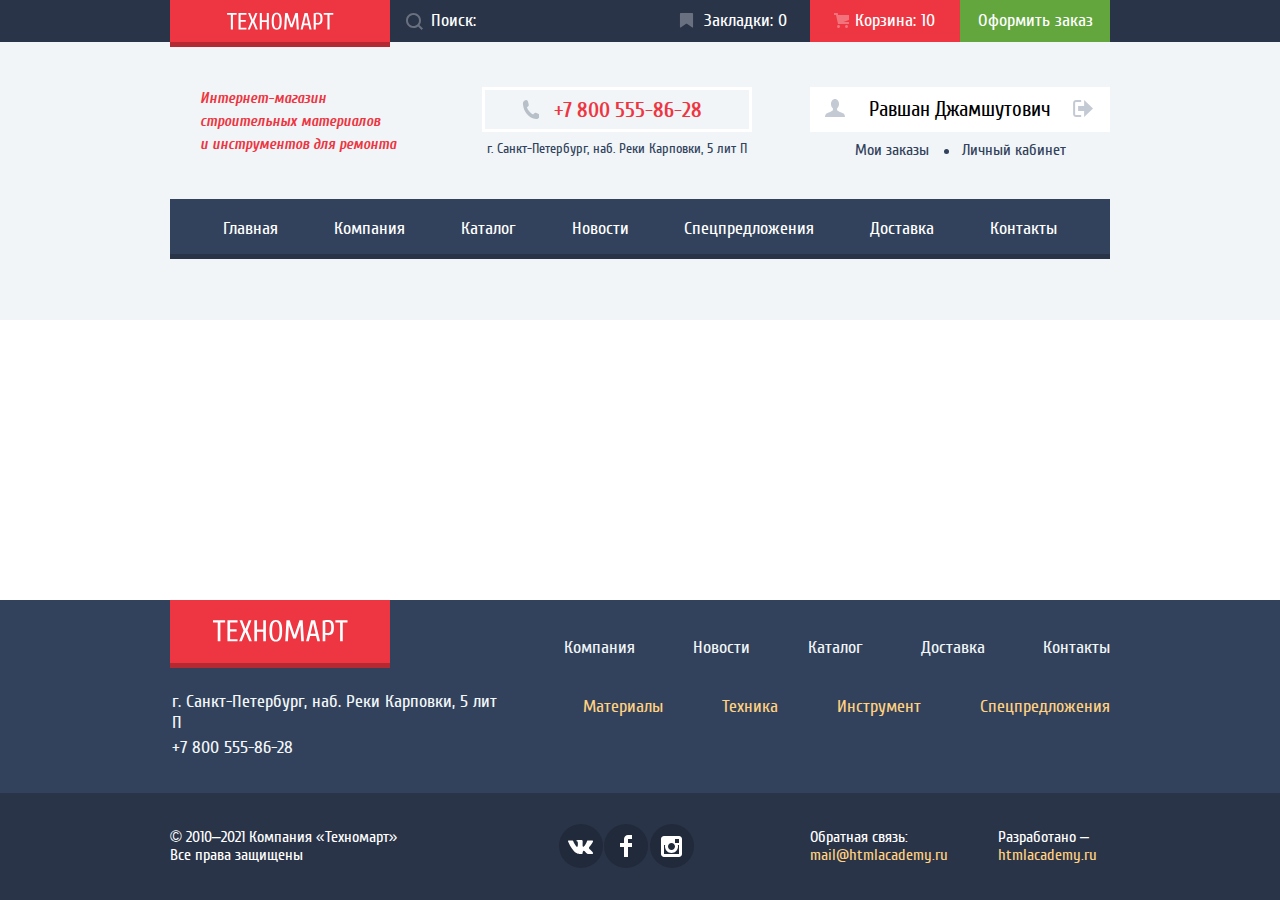
<file: company.html>
<!DOCTYPE html>
<html class="page" lang="ru">
  <head>
    <meta charset="utf-8">
    <link rel="stylesheet" href="css/normalize.css">
    <link rel="stylesheet" href="css/style.min.css">
    <link rel="icon" href="favicon.ico">
    <link rel="icon" href="icon/favicon/icon.svg" type="image/svg+xml">
    <link rel="apple-touch-icon" href="icon/favicon/180.png">
    <link rel="manifest" href="manifest.webmanifest">
    <!-- <link href="https://fonts.googleapis.com/css2?family=Cuprum:ital,wght@0,400;0,600;1,400&family=PT+Sans:wght@400;700&display=swap" rel="stylesheet">    <link rel="stylesheet" href="css/style.css"> -->
    <title>Интернет-магазин Техномарт</title>  </head>
  <body class="inner-page">
    <header>
      <div class="top-header">
        <div class="container top-header-layout">
          <a class="logo header-logo" href="index.html">
            <div class="logo-wrap">
              <img class="logo-img" src="logo/logo-technomart.svg" width="106.83" height="16.9" alt="logo">
            </div>
          </a>
          <div class="search-wrap">
            <label class="top-header-search-icon" for="header_search">
              <svg width="17" height="17" viewBox="0 0 17 17" fill="none"  xmlns="http://www.w3.org/2000/svg">
                <path fill-rule="evenodd" clip-rule="evenodd" d="M13.458 12.044L17 15.586L15.586 17L12.044 13.458C10.782 14.421 9.21 15 7.5 15C3.35786 15 0 11.6421 0 7.5C0 3.35786 3.35786 0 7.5 0C11.6421 0 15 3.35786 15 7.5C15.0001 9.14309 14.4581 10.7403 13.458 12.044ZM7.5 2C4.467 2 2 4.467 2 7.5C2.00331 10.5362 4.4638 12.9967 7.5 13C10.532 13 13 10.532 13 7.5C13 4.467 10.532 2 7.5 2Z" fill="white" opacity="0.3"/>
              </svg>
            </label>
            <input class="top-header-search" type="search" id="header_search" placeholder="Поиск: ">
          </div>
          <ul class="top-header-list">
            <li class="top-header-item">
              <a href="#">
                <svg width="14" height="16" viewBox="0 0 14 16" fill="none" xmlns="http://www.w3.org/2000/svg">
                  <g opacity="0.3">
                  <path d="M14 15C14 15.55 13.632 15.741 13.182 15.426L7.819 11.661C7.369 11.346 6.632 11.346 6.182 11.661L0.818 15.426C0.368 15.741 0 15.55 0 15V1C0 0.45 0.45 0 1 0H13C13.55 0 14 0.45 14 1V15Z" fill="white"/>
                  </g>
                </svg>
                Закладки: 0
              </a>
            </li>
            <li class="top-header-item cart-with-goods">
              <a href="#">
                <svg width="15" height="15" viewBox="0 0 15 15" fill="none" xmlns="http://www.w3.org/2000/svg">
                  <g opacity="0.3">
                  <path d="M4.5 15C5.32843 15 6 14.3284 6 13.5C6 12.6716 5.32843 12 4.5 12C3.67157 12 3 12.6716 3 13.5C3 14.3284 3.67157 15 4.5 15Z" fill="white"/>
                  <path d="M12.5 15C13.3284 15 14 14.3284 14 13.5C14 12.6716 13.3284 12 12.5 12C11.6716 12 11 12.6716 11 13.5C11 14.3284 11.6716 15 12.5 15Z" fill="white"/>
                  <path d="M15 2H4.07L3.648 0H0V2H2.031L4.016 11H15V9H9.441L15 6.951V2Z" fill="white"/>
                  </g>
                </svg>
                Корзина: 10
              </a>
            </li>
            <li class="top-header-item">
              <a href="#">
                Оформить заказ
              </a>
            </li>
          </ul>
        </div>
      </div>
      <div class="main-header ">
        <div class="container main-header-layout">
          <h2 class="main-header-text">Интернет-магазин <br> строительных материалов <br> и инструментов для ремонта</h2>
          <div class="main-header-phone-wrap">
            <a class="main-header-phone" href="tel:+78005558628">
            +7 800 555-86-28</a>
            <p class="main-header-address">г. Санкт-Петербург, наб. Реки Карповки, 5 лит П</p>
          </div>
          <div class="user-wrap">
            <a class="user" href="">Равшан Джамшутович</a>
            <div class="orders-account">
              <a class="orders-account-dot" href="">Мои заказы</a>
              <a href="">Личный кабинет</a>
            </div>
          </div>

          <nav class="main-header-nav">
            <ul class="main-header-nav-list">
              <li><a href="index.html">Главная</a></li>
              <li><a>Компания</a></li>
              <li><a href="catalog.html">Каталог</a></li>
              <li><a href="news.html">Новости</a></li>
              <li><a href="special_offers.html">Спецпредложения</a></li>
              <li><a href="delivery.html">Доставка</a></li>
              <li><a href="contacts.html">Контакты</a></li>
            </ul>
          </nav>
        </div>
      </div>
    </header>
    <main>
    </main>
    <footer class="main-footer">
      <div class="top-footer">
        <div class="container top-footer-layout">
          <h2 class="visually-hidden">Контакты</h2>
          <a href="index.html" class="logo">
            <div class="logo-wrap logo-bottom">
              <img src="logo/logo-technomart.svg" width="136.5" height="21.6" alt="logo">
            </div>
          </a>
          <nav class="top-footer-nav">
            <ul class="top-footer-nav-list">
              <li><a>Компания</a></li>
              <li><a href="news.html">Новости</a></li>
              <li><a href="catalog.html">Каталог</a></li>
              <li><a href="delivery.html">Доставка</a></li>
              <li><a href="contacts.html">Контакты</a></li>
            </ul>
          </nav>
          <div class="top-footer-wrap">
            <div class="top-footer-address-wrap">
              <p class="top-footer-address">г. Санкт-Петербург, наб. Реки Карповки, 5 лит П</p>
              <a class="top-footer-phone" href="tel:+78005558628">+7 800 555-86-28</a>
            </div>
            <ul class="top-footer-list">
              <li><a href="#">Материалы</a></li>
              <li><a href="#">Техника</a></li>
              <li><a href="#">Инструмент</a></li>
              <li><a href="#">Спецпредложения</a></li>
            </ul>
          </div>
        </div>
      </div>
      <div class="bottom-footer">
        <div class="container bottom-footer-layout">
            <p class="bottom-footer-copyrite">© 2010–2021 Компания «Техномарт» <br>
            Все права защищены</p>
            <ul class="bottom-footer-social-list">
              <li><a class="social-button" href="#"><img src="icon/icon-vk.svg" width="26" height="15" alt="vk"></a></li>
              <li><a class="social-button" href="#"><img src="icon/icon-fb.svg" width="12" height="22" alt="fb"></a></li>
              <li><a class="social-button" href="#"><img src="icon/icon-insta.svg" width="21" height="21" alt="insta"></a></li>
            </ul>
            <div class="feedback-wrap">
              <div class="feedback">
                <p>Обратная связь:</p>
                <a class="feedback-mail" href="mailto:mail@htmlacademy.ru">mail@htmlacademy.ru</a>
              </div>
              <div class="developed">
                <p>Разработано – </p>
                <a class="developed-link" href="https://htmlacademy.ru/intensive/htmlcss" target="_blank">htmlacademy.ru</a>
              </div>
            </div>
        </div>
      </div>
    </footer>
  </body>
</html>
</file>
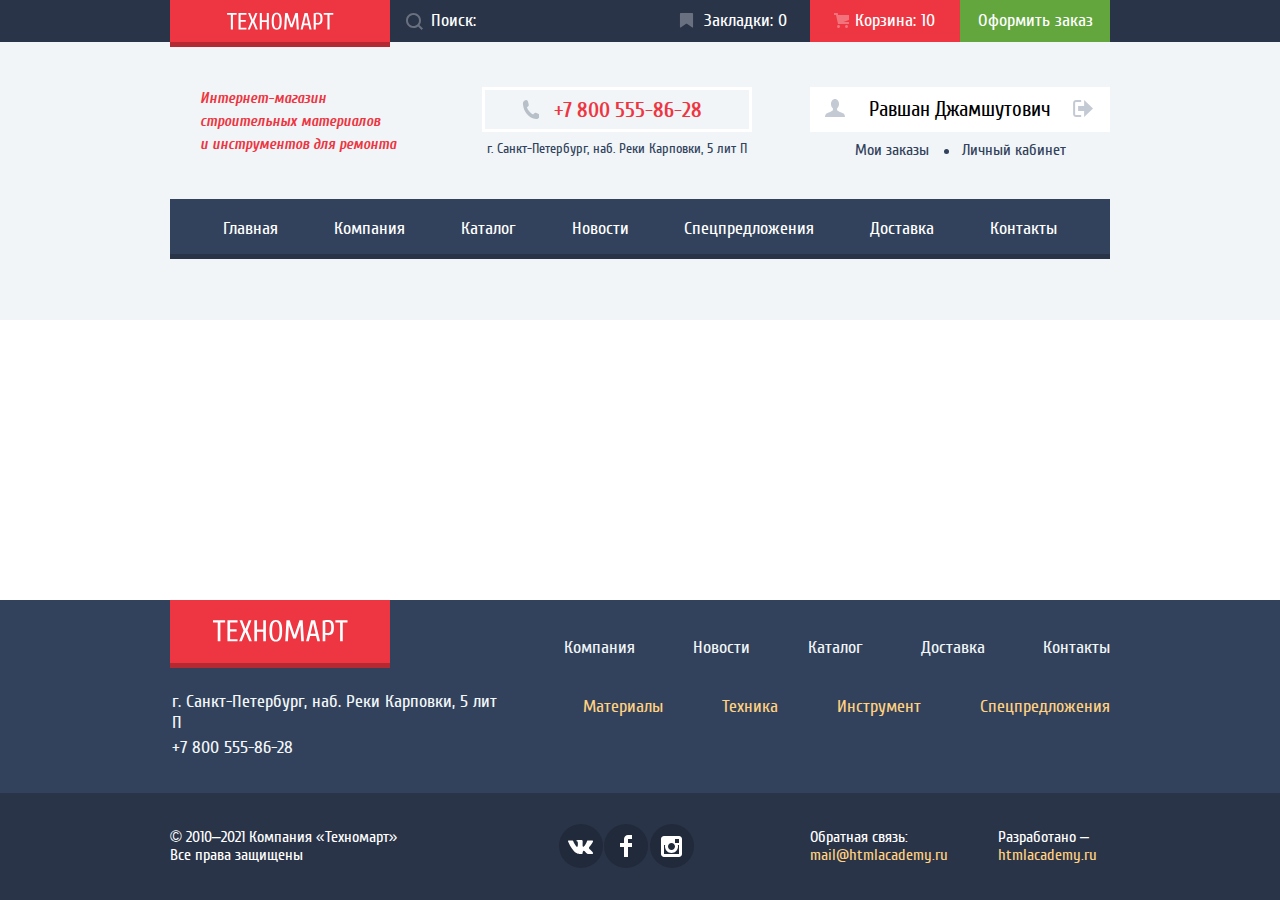
<file: contacts.html>
<!DOCTYPE html>
<html class="page" lang="ru">
  <head>
    <meta charset="utf-8">
    <link rel="stylesheet" href="css/normalize.css">
    <link rel="stylesheet" href="css/style.min.css">
    <link rel="icon" href="favicon.ico">
    <link rel="icon" href="icon/favicon/icon.svg" type="image/svg+xml">
    <link rel="apple-touch-icon" href="icon/favicon/180.png">
    <link rel="manifest" href="manifest.webmanifest">
    <!-- <link href="https://fonts.googleapis.com/css2?family=Cuprum:ital,wght@0,400;0,600;1,400&family=PT+Sans:wght@400;700&display=swap" rel="stylesheet">    <link rel="stylesheet" href="css/style.css"> -->
    <title>Интернет-магазин Техномарт</title>  </head>
  <body class="inner-page">
    <header>
      <div class="top-header">
        <div class="container top-header-layout">
          <a class="logo header-logo" href="index.html">
            <div class="logo-wrap">
              <img class="logo-img" src="logo/logo-technomart.svg" width="106.83" height="16.9" alt="logo">
            </div>
          </a>
          <div class="search-wrap">
            <label class="top-header-search-icon" for="header_search">
              <svg width="17" height="17" viewBox="0 0 17 17" fill="none"  xmlns="http://www.w3.org/2000/svg">
                <path fill-rule="evenodd" clip-rule="evenodd" d="M13.458 12.044L17 15.586L15.586 17L12.044 13.458C10.782 14.421 9.21 15 7.5 15C3.35786 15 0 11.6421 0 7.5C0 3.35786 3.35786 0 7.5 0C11.6421 0 15 3.35786 15 7.5C15.0001 9.14309 14.4581 10.7403 13.458 12.044ZM7.5 2C4.467 2 2 4.467 2 7.5C2.00331 10.5362 4.4638 12.9967 7.5 13C10.532 13 13 10.532 13 7.5C13 4.467 10.532 2 7.5 2Z" fill="white" opacity="0.3"/>
              </svg>
            </label>
            <input class="top-header-search" type="search" id="header_search" placeholder="Поиск: ">
          </div>
          <ul class="top-header-list">
            <li class="top-header-item">
              <a href="#">
                <svg width="14" height="16" viewBox="0 0 14 16" fill="none" xmlns="http://www.w3.org/2000/svg">
                  <g opacity="0.3">
                  <path d="M14 15C14 15.55 13.632 15.741 13.182 15.426L7.819 11.661C7.369 11.346 6.632 11.346 6.182 11.661L0.818 15.426C0.368 15.741 0 15.55 0 15V1C0 0.45 0.45 0 1 0H13C13.55 0 14 0.45 14 1V15Z" fill="white"/>
                  </g>
                </svg>
                Закладки: 0
              </a>
            </li>
            <li class="top-header-item cart-with-goods">
              <a href="#">
                <svg width="15" height="15" viewBox="0 0 15 15" fill="none" xmlns="http://www.w3.org/2000/svg">
                  <g opacity="0.3">
                  <path d="M4.5 15C5.32843 15 6 14.3284 6 13.5C6 12.6716 5.32843 12 4.5 12C3.67157 12 3 12.6716 3 13.5C3 14.3284 3.67157 15 4.5 15Z" fill="white"/>
                  <path d="M12.5 15C13.3284 15 14 14.3284 14 13.5C14 12.6716 13.3284 12 12.5 12C11.6716 12 11 12.6716 11 13.5C11 14.3284 11.6716 15 12.5 15Z" fill="white"/>
                  <path d="M15 2H4.07L3.648 0H0V2H2.031L4.016 11H15V9H9.441L15 6.951V2Z" fill="white"/>
                  </g>
                </svg>
                Корзина: 10
              </a>
            </li>
            <li class="top-header-item">
              <a href="#">
                Оформить заказ
              </a>
            </li>
          </ul>
        </div>
      </div>
      <div class="main-header ">
        <div class="container main-header-layout">
          <h2 class="main-header-text">Интернет-магазин <br> строительных материалов <br> и инструментов для ремонта</h2>
          <div class="main-header-phone-wrap">
            <a class="main-header-phone" href="tel:+78005558628">
            +7 800 555-86-28</a>
            <p class="main-header-address">г. Санкт-Петербург, наб. Реки Карповки, 5 лит П</p>
          </div>
          <div class="user-wrap">
            <a class="user" href="">Равшан Джамшутович</a>
            <div class="orders-account">
              <a class="orders-account-dot" href="">Мои заказы</a>
              <a href="">Личный кабинет</a>
            </div>
          </div>

          <nav class="main-header-nav">
            <ul class="main-header-nav-list">
              <li><a href="index.html">Главная</a></li>
              <li><a href="company.html">Компания</a></li>
              <li><a href="catalog.html">Каталог</a></li>
              <li><a href="news.html">Новости</a></li>
              <li><a href="special_offers.html">Спецпредложения</a></li>
              <li><a href="delivery.html">Доставка</a></li>
              <li><a href="contacts.html">Контакты</a></li>
            </ul>
          </nav>
        </div>
      </div>
    </header>
    <main>
    </main>
    <footer class="main-footer">
      <div class="top-footer">
        <div class="container top-footer-layout">
          <h2 class="visually-hidden">Контакты</h2>
          <a href="index.html" class="logo">
            <div class="logo-wrap logo-bottom">
              <img src="logo/logo-technomart.svg" width="136.5" height="21.6" alt="logo">
            </div>
          </a>
          <nav class="top-footer-nav">
            <ul class="top-footer-nav-list">
              <li><a href="company.html">Компания</a></li>
              <li><a href="news.html">Новости</a></li>
              <li><a href="catalog.html">Каталог</a></li>
              <li><a href="delivery.html">Доставка</a></li>
              <li><a href="contacts.html">Контакты</a></li>
            </ul>
          </nav>
          <div class="top-footer-wrap">
            <div class="top-footer-address-wrap">
              <p class="top-footer-address">г. Санкт-Петербург, наб. Реки Карповки, 5 лит П</p>
              <a class="top-footer-phone" href="tel:+78005558628">+7 800 555-86-28</a>
            </div>
            <ul class="top-footer-list">
              <li><a href="#">Материалы</a></li>
              <li><a href="#">Техника</a></li>
              <li><a href="#">Инструмент</a></li>
              <li><a href="#">Спецпредложения</a></li>
            </ul>
          </div>
        </div>
      </div>
      <div class="bottom-footer">
        <div class="container bottom-footer-layout">
            <p class="bottom-footer-copyrite">© 2010–2021 Компания «Техномарт» <br>
            Все права защищены</p>
            <ul class="bottom-footer-social-list">
              <li><a class="social-button" href="#"><img src="icon/icon-vk.svg" width="26" height="15" alt="vk"></a></li>
              <li><a class="social-button" href="#"><img src="icon/icon-fb.svg" width="12" height="22" alt="fb"></a></li>
              <li><a class="social-button" href="#"><img src="icon/icon-insta.svg" width="21" height="21" alt="insta"></a></li>
            </ul>
            <div class="feedback-wrap">
              <div class="feedback">
                <p>Обратная связь:</p>
                <a class="feedback-mail" href="mailto:mail@htmlacademy.ru">mail@htmlacademy.ru</a>
              </div>
              <div class="developed">
                <p>Разработано – </p>
                <a class="developed-link" href="https://htmlacademy.ru/intensive/htmlcss" target="_blank">htmlacademy.ru</a>
              </div>
            </div>
        </div>
      </div>
    </footer>
  </body>
</html>
</file>
<file: css/style.css>
/* fonts */
@font-face {
	font-family: 'Cuprum';
	src: local('Cuprum'), local('Cuprum-Regular'),
    url('../fonts/cuprum.woff2') format('woff2'),
		url('../fonts/cuprum.woff') format('woff');
	font-weight: 400;
	font-style: normal;
}

@font-face {
  font-family: 'Cuprum';
  src: local('Cuprum'), local('Cuprum Bold'),
    url('../fonts/cuprumbold.woff2') format('woff2'),
    url('../fonts/cuprumbold.woff') format('woff');
  font-weight: 700;
  font-style: normal;
}

@font-face {
  font-family: 'Cuprum';
  src: local('Cuprum'), local('Regular italic'),
    url('../fonts/cuprumbolditalic.woff2') format('woff2'),
    url('../fonts/cuprumitalic.woff') format('woff');
  font-weight: 400;
  font-style: italic;
}

@font-face {
  font-family: 'PT Sans';
  src: local('PT Sans'), local('PT Sans Regular'),
    url('../fonts/ptsans.woff2') format('woff2'),
    url('../fonts/ptsans.woff') format('woff');
  font-weight: 400;
  font-style: normal;
}

@font-face {
  font-family: 'PT Sans';
  src: local('PT Sans'), local('PT Sans Bold'),
    url('../fonts/ptsansbold.woff2') format('woff2'),
    url('../fonts/ptsansbold.woff') format('woff');
  font-weight: 700;
  font-style: normal;
}

/* Variables */
:root {
  --basic-black-menu: #32425C;
  --basic-black: #000000;
  --basic-red: #EE3643;
  --basic-green: #63A63E;
  --basic-grey: #3D546F;
  --basic-greylight: #C5C5C5;
  --basic-background: #F1F5F7;
  --basic-header-bottom: #293449;
  --white: #FFFFFF;
  --special-ylellow: #FFBF47;
  --special-blue: #3BBCE3;
  --special-lilac: #DC91D8;
  --special-greenlight: #8ED78F;
  --special-yellowlight: #FFD180;
  --focus: #5FBB2D;
  --error: #BA2732;
  --activ-white: rgba(255, 255, 255, 0.5);
  --activ-header-bottom: #161D29;
  --menu-clik: #1D2739;
  --suggestions-item-link: rgba(255, 255, 255, 0.3);
  --suggestions-hover: rgba(197,197,197, 0.3);
  --suggestions-active: rgba(169,169,169, 0.3);
  --catalog-sorting-black: rgba(0, 0, 0, 0.3);
  --input-hr: rgba(0, 0, 0, 0.0001);
  --background-popular: #F9F5F0;
  --border-items: #EAEAEA;
  --old-price: #A9A9A9;
  --servises-shadow: #405069;
  --fotter-adress: #F3F7F9;
  --modal-bottom: #F4F4F4;
  --btn-hover: #CA2C37;
  --basic-filter: #F7F3EC;
  --btn-filter-border: #E5E5E5;
  --hover-btn-shadow: #367315;
  --hover-btn-active: #518534;
  --social-icons: #212A3A;
  --toggle-filter: #ABABAB;
}

/* Global */
.page {
  height: 100%;
}

.page-body,
.inner-page {
  height: 100%;
  display: grid;
  grid-template-rows: min-content 1fr min-content;
}


body {
  min-width: 940px;
  margin: 0;
  padding: 0;
  font-family: "Cuprum", Arial, sans-serif;
  font-weight: 400;
	font-style: normal;
  color: var(--basic-black);
}
* {
  box-sizing: border-box;
}

.container {
 width: 960px;
 margin: 0 auto;
 padding: 0 10px;
}

.visually-hidden {
  position: absolute;
  width: 1px;
  height: 1px;
  margin: -1px;
  border: 0;
  padding: 0;
  white-space: nowrap;
  clip-path: inset(100%);
  clip: rect(0 0 0 0);
  overflow: hidden;
}

.btn {
  display: flex;
  align-items: center;
  justify-content: center;
  width: 192px;
  background-color: var(--basic-red);
  text-align: center;
  color: var(--white);
  font-size: 14px;
  text-transform: uppercase;
  padding: 0 5px;
  border: none;
  padding: 11px 24px 9px;
}


.btn:hover,
.btn:focus {
  background: var(--btn-hover);
}

.btn:active {
  background: var(--error);
}

.btn a {
  color: var(--white);
  font-size: 14px;
  text-transform: uppercase;
}

a {
  text-decoration: none;
}

.btn-filter {
  width: 220px;
  height: 38px;
  background: var(--white);
  border: 1px solid var(--btn-filter-border);
  font-family: PT Sans;
  font-weight: 400;
  font-size: 13px;
  align-items: center;
  text-align: center;
  text-transform: uppercase;
  color: var(--basic-black);
}

img {
  max-width: 100%;
  height: auto;
}

header {
  margin-bottom: 59px;
}

.inner-page header {
  margin-bottom: 22px;
}

.top-header {
  min-height: 42px;
  width: 100%;
  background-color: var(--basic-header-bottom);
}

.top-header-layout {
  position: relative;
  display: flex;
  justify-content: flex-end;
  flex-wrap: wrap;
}

.logo-wrap {
  display: flex;
  justify-content: center;
  padding-top: 12px;
  width: 220px;
  height: 47px;
  background-color:var(--basic-red);
  box-shadow: inset 0px -5px 0px rgba(0, 0, 0, 0.24);
  text-align: center;
}

.header-logo {
  position: absolute;
  top: 0;
  left: 10px;
}

.logo-img {
  width: 108px;
  height: 17.9px;
}

.logo-wrap:active {
  background-color:var(--error)
}




.search-wrap {
  display: flex;
  align-items: center;
  padding-left: 17px;
  margin-left: 200px;
  width: 271px;
  height: 42px;
}

.top-header-search {
  background-color: transparent;
  border: none;
  outline: none;
  width: 100%;
  height: 100%;
  padding-left: 8px;
  padding-right: 8px;
}


.top-header-search::placeholder {
  font-family: 'Cuprum';
  font-weight: 400;
  font-size: 18px;
  line-height: 24px;
  color: #FFFFFF;
  opacity: 1;
}

.search-wrap:focus {
  background-color: var(--white);
}

.top-header-search-icon {
  width: 17px;
  height: 17px;
}


.search-wrap:hover path {
  opacity: 1;
}

.search-wrap:active path,
.search-wrap:focus-within path {
  fill: red;
  opacity: 1;
}

.search-wrap:focus-within {
  background-color: var(--white)
}

.top-header-list {
  width: 450px;
  display: flex;
  flex-wrap: wrap;
  margin: 0;
  padding: 0;
  list-style-type: none;
  min-height: 42px;
}


.top-header-item a {
  width: 150px;
  position: relative;
  display: flex;
  flex-direction: column;
  justify-content: center;
  text-align: center;
  color: var(--white);
  height: 42px;
  font-size: 18px;
  line-height: 24px;
  padding-left: 20px;
}


.top-header-item:last-child a {
  padding-left: 0;
}

.cart-with-goods {
  background-color: var(--basic-red);
}



.top-header-item:nth-child(1) svg,
.top-header-item:nth-child(2) svg {
  position: absolute;
  top: 13px;
  left: 19px;
  width: 15px;
  height: 15px;
}

.top-header-item:nth-child(2)  svg {
  left: 24px;
}


.top-header-item:nth-child(1)  a:hover g,
.top-header-item:nth-child(2)  a:hover g,
.top-header-item:nth-child(1)  a:focus g,
.top-header-item:nth-child(2)  a:focus g  {
  opacity: 1;
}

.top-header-item:nth-child(1)  a:active g,
.top-header-item:nth-child(2)  a:active g {
  opacity: 0.3;
}



.top-header-item:active {
  background-color: var(--activ-header-bottom)
}

.top-header-item:last-child {
  background-color: var(--basic-green)
}
.top-header-item:last-child:hover,
.top-header-item:last-child:focus-within {
  background-color: var(--focus);
}

.top-header-item:last-child:active {
  background-color: var(--basic-green);
}

.top-header-item:last-child:active a {
  color: var(--activ-white);
}

.main-header {
  padding-top: 45px;
  padding-bottom: 60px;
  min-height: 278px;
  background-color: var(--basic-background)
}

.main-header-layout {
  display: flex;
  flex-wrap: wrap;
  justify-content: space-between;
}

.main-header-text {
  margin: 0;
  margin-left: 30px;
  font-style: italic;
  font-size: 15px;
  line-height: 23px;
  color: var(--basic-red);
  width: 223px;
}

.main-header-phone-wrap {
  width: 270px;
  margin-bottom: 42px;
}

.main-header-phone-wrap-catalog {
  margin-left: 18px;
}

.main-header-phone {
  position: relative;
  display: flex;
  width: 270px;
  height: 45px;
  justify-content: center;
  align-items: center;
  box-sizing: border-box;
  border: 3px solid var(--white);
  font-weight: 700;
  font-size: 21px;
  line-height: 30px;
  color: var(--basic-red);
  margin-bottom: 9px;
  padding-left: 23px;
}

.main-header-phone::before {
  content: "";
  display: block;
  width: 17.51px;
  height: 18.97px;
  background-image: url(../icon/icon-phone.svg);
  position: absolute;
  left: 37px;
}

.main-header-address {
  margin: 0;
  font-size: 14px;
  font-weight: 400;
  color: var(--basic-black-menu);
  text-align: center;
}

.main-header-authorization {
  list-style-type: none;
  margin: 0;
  padding: 0;
  display: flex;
  justify-content: end;
}

.main-header-authorization li {
  display: flex;
  justify-content: center;
  align-items: center;
}

.main-header-login {
  min-width: 121px;
  height: 45px;
  background-color: var(--white);
  font-size: 21px;
  margin-right: 10px;
}


.main-header-login a,
.main-header-registration a {
  width: 100%;
  height: 100%;
  display: flex;
  align-items: center;
  justify-content: center;
}

.main-header-login a {
  justify-content: start;
  padding-left: 19px;
}

.main-header-login:hover a,
.main-header-login:focus-within a {
  color: var(--basic-red);
}

.main-header-login:hover path,
.main-header-login:focus-within path {
  fill: var(--basic-grey);
}

.main-header-login:active path {
  fill: var(--basic-greylight);
}

.login-icon {
  margin-right: 6px;
}

.main-header-login:active a {
  color: var(--basic-greylight)
}

.main-header-registration:hover a,
.main-header-registration:focus-within a {
  color: var(--basic-red);
}

.main-header-registration:active a {
  color: var(--basic-greylight);
}

.main-header-registration {
  min-width: 150px;
  height: 45px;
  background-color: var(--white);
  font-size: 21px;
}

.main-header-authorization a {
  color: var(--basic-black);
}

.user-wrap {
  width: 300px;
}

.user {
  position: relative;
  display: flex;
  justify-content: center;
  align-items: center;
  min-height: 45px;
  padding: 0 48px;
  background-color: var(--white);
  font-size: 21px;
  color: var(--basic-black);
  margin-bottom: 9px;
}

.user::before {
  position: absolute;
  top: 12px;
  left: 15px;
  content: "";
  display: block;
  width: 20px;
  height: 18px;
  background-image: url(../icon/icon-user.svg);
  background-repeat: no-repeat;
  opacity: 0.3;
}

.user::after {
  content: "";
  position: absolute;
  top: 13;
  right: 17px;
  display: block;
  width: 20px;
  height: 18px;
  background-image: url(../icon/icon-login.svg);
  background-repeat: no-repeat;
  opacity: 0.3;
}

.user:hover::before,
.user:focus::before,
.user:hover::after,
.user:focus::after {
  opacity: 1;
}

.user:active {
  color: var(--basic-greylight);
}

.user:active::before,
.user:active::after {
  opacity: 0.3;
}

.orders-account {
  position: relative;
  display: flex;
  justify-content: space-around;
  padding-left: 28px;
  padding-right: 28px;
}

.orders-account-dot::after {
  content: "";
  display: block;
  position: absolute;
  top: 8px;
  left: 134px;
  width: 5px;
  height: 5px;
  border-radius: 50%;
  background: linear-gradient(0deg, #32425C, #32425C), #FFFFFF;
}

.orders-account a {
  text-decoration: none;
  font-size: 16px;
  text-align: center;
  color: var(--basic-black-menu);
}

.orders-account a:hover,
.orders-account a:focus {
  color: var(--basic-red);
}

.orders-account a:active {
  opacity: 0.3;
}

.main-header-nav {
  flex-grow: 1;
  background-color: var(--basic-black-menu);
  box-shadow: inset 0px -5px 0px var(--basic-header-bottom);
}

.main-header-nav a {
  color: var(--white);
  font-size: 18px;
  line-height: 24px;
}

.main-header-nav-list {
  list-style-type: none;
  margin: 0;
  padding: 0;
  display: flex;
  flex-wrap: wrap;
  justify-content: space-around;
  align-items: center;
  min-height: 60px;
  padding-right: 25px;
  padding-left: 25px;
}


.main-header-nav-list li {
  height: 60px;
  flex-grow: 1;
  display: flex;
  justify-content: center;
  align-items: center;
}

.main-header-nav-list li a {
  height: 60px;
  flex-grow: 1;
  display: flex;
  justify-content: center;
  align-items: center;
  padding: 0 10px;

}

.main-header-nav-list li:hover,
.main-header-nav-list li:focus-within {
  background-color: var(--basic-header-bottom);
}

.main-header-nav-list li:active {
  background-color: var(--menu-clik);
  box-shadow: inset 0px -5px 0px var(--basic-header-bottom);
}

.main-header-nav-list li:active a {
  color: #FFFFFF;
  opacity: 0.5;
}


.suggestions {
  margin-bottom: 59px;
}

.suggestions-layout {
  display: grid;
  grid-template-columns: 2fr 1fr;
  gap: 20px;
}

.suggestions > h2 {
  grid-column: 1/-1;
}
.suggestions-list {
  grid-column: 1/-1;
  display: grid;
  grid-template-columns: 1fr 1fr 1fr;
}

.suggestions-list,
.suggestions-list-col {
  display: grid;
  gap: 20px;
  margin: 0;
  padding: 0;
  list-style-type: none;
}


.suggestions-list h3,
.suggestions-list-col h3 {
  margin: 0;
  font-weight: 700;
  font-size: 24px;
  line-height: 30px;
  color: var(--white);
}




.suggestions-item-link {
  width: 135px;
  min-height: 38px;
  background-color: var(--suggestions-item-link);
  font-size: 14px;
  text-transform: uppercase;
  display: flex;
  align-items: center;
  justify-content: center;
  color: var(--white);
  padding: 10px;
}



.suggestions-item-link:hover,
.suggestions-item-link:focus {
  background-color: var(--suggestions-hover);
}

.suggestions-item-link:active {
  background-color: var(--suggestions-active);
}

.suggestions-item {
  position: relative;
  display: flex;
  flex-direction: column;
  justify-content: space-between;
  width: 300px;
  min-height: 123px;
  padding: 21px  96px 21px 23px;
  background-repeat: no-repeat;
  background-position: right 32px center;
}

.background-position-44 {
  background-position: right 44px center;
}

.suggestions-item-material {
  background-color: var(--special-ylellow);
  background-image: url(../icon/icon-bucket.svg);
}

.suggestions-item-tool {
  background-image: url(../icon/icon-drill.svg);
  background-color: var(--special-blue);
}

.suggestions-item-technics {
  background-color: var(--special-lilac);
  background-image: url(../icon/icon-tractor.svg);
}

.slider {
  position: relative;
  grid-column: 1/2;
  width: 620px;
  height: 266px;
  background-color: var(--basic-greylight);
}

.slider-list {
  list-style-type: none;
  margin: 0;
  padding: 0;
}

.slider-item {
  position: relative;
}

.slider-item h3 {
  position: absolute;
  display: block;
  width: 90%;
  top: 20px;
  left: 24px;
  font-weight: 700;
  font-size: 36px;
  text-transform: uppercase;
  color: var(--white);
  margin: 0;
}

.slider-item p {
  position: absolute;
  display: block;
  width: 90%;
  top: 67px;
  left: 24px;
  font-size: 18px;
  color: var(--white);
  margin: 0;
}

.btn-slider {
  position: absolute;
  display: flex;
  align-items: center;
  justify-content: center;
  bottom: 31px;
  left: 24px;
  text-transform: uppercase;
  color: var(--white);
  text-transform: uppercase;
  font-size: 14px;
}

.slider-button-left,
.slider-button-right {
  position: absolute;
  width: 22px;
  height: 40px;
  top: 122px;
  left: 24px;
  border: none;
  background: transparent;
  background-image: url(../icon/icon-left.svg);
  cursor: pointer;
}

.slider-button-right {
  left: auto;
  right: 20px;
  transform: rotate(180deg);
}

.slider-pagination {
  position: absolute;
  bottom: 36px;
  left: 50%;
}

.slider-pagination button {
  padding: 0;
  width: 10px;
  height: 10px;
  background-color: transparent;
  border: 2px solid white;
  border-radius: 50%;
}

.slider-pagination .current-slide {
  background-color: var(--basic-red);
}

.suggestions {
  margin-bottom: 59px;
}

.suggestions-item-discount {
  background-color: var(--special-greenlight);
  background-image: url(../icon/icon-shopping-cart.svg);
}

.suggestions-item-delivery {
  background-color: var(--special-ylellow);
  background-image: url(../icon/icon-car.svg);
}

.popular {
  margin-bottom: 70px;
}

.popular-wrap {
  min-height: 89px;
  background-color: var(--background-popular);
  margin-bottom: 20px;
  padding-left: 28px;
  padding-right: 14px;
}

.popular-wrap-layout {
  display: flex;
  justify-content: space-between;
  align-items: center;
  flex-wrap: wrap;
}

.title {
  font-weight: 400;
  font-size: 30px;
  line-height: 30px;
  text-transform: uppercase;
  margin-right: 10px;
  max-width: 100%;
  color: var(--basic-black-menu);
}

.popular-list,
.popular-item-list {
  list-style-type: none;
  margin: 0;
  padding: 0;
}

.popular-item-list {
  display: grid;
  grid-template-columns: repeat(3, 1fr);
  gap: 17px 20px;
  margin-bottom: 48px;
}

.popular-list-layout {
  display: grid;
  grid-template-columns: repeat(4, 1fr);
  gap: 20px;
}

.popular-item,
.catalog-item {
  position: relative;
  display: flex;
  flex-direction: column;
  justify-content: space-between;
  align-items: center;
  padding: 5px 10px 20px 10px;
  border: 1px solid #EAEAEA;
  width: 220px;
  min-height: 318px;
}

.popular-item-new::before {
  content: "";
  display: block;
  position: absolute;
  top: 0;
  right: 0;
  width: 70px;
  height: 70px;
  background-image: url(../icon/catalog-new.svg);
  background-repeat: no-repeat;
  z-index: 1;
  pointer-events: none;
}

.popular-item-img {
  display: flex;
  height: 162px;
  align-items: center;
  justify-content: center;
}

.popular-item:hover,
.popular-item:focus {
  box-shadow: 0 10px 25px 0 rgb(41 52 73 / 50%);
}

.popular-item:hover img,
.popular-item:focus-within img{
  display: none;
}

.popular-list-wrap {
  display: flex;
  justify-content: space-between;
  flex-direction: column;
  align-items: center;
  min-height: 117px;
  width: 100%;
}

.popular-item p,
.catalog-item p {
  font-family: PT Sans;
  font-weight: 700;
  font-size: 18px;
  text-align: center;
  color: var(--basic-black);
  margin: 0;
  width: 100%;
}

.popular-item span,
.catalog-item span {
  font-family: PT Sans;
  font-weight: 700;
  font-size: 17px;
  text-align: center;
  text-decoration-line: line-through;
  text-transform: uppercase;
  color: #A9A9A9;
}
.popular-item-hover-list {
  display: none;
  list-style-type: none;
  height: 100%;
  margin: 0;
  padding: 0;
}

.popular-item:hover .popular-item-hover-list,
.popular-item:focus-within .popular-item-hover-list {
  display: flex;
  flex-direction: column;
  align-items: center;
  justify-content: center;
}

.popular-item-hover-buy-btn {
  position: relative;
  width: 135px;
  height: 38px;
  background-color: var(--basic-green);
  box-shadow: inset 0px -3px 0px var(--hover-btn-shadow);
  border-radius: 2px;
  text-align: center;
  margin-bottom: 10px;
}

.popular-item-hover-buy-btn a {
  display: block;
  padding: 13px;
  align-items: center;
  font-size: 14px;
  text-transform: uppercase;
  color: var(--white);
}

.popular-item-hover-buy-btn a::before {
  content: "";
  position: absolute;
  left: 25px;
  top: 10px;
  width: 15px;
  height: 15px;
  background-image: url(../icon/icon-cart.svg);
  opacity: 0.3;
}

.popular-item-hover-buy-btn:hover,
.popular-item-hover-buy-btn:focus {
 background-color: var(--focus);
}

.popular-item-hover-buy-btn:active {
  background-color: var(--hover-btn-active);
}

.popular-item-hover-bookmark-btn {
  width: 135px;
  height: 38px;
  border: 3px solid var(--basic-green);
  border-radius: 2px;
  text-align: center;
}

.popular-item-hover-bookmark-btn a {
  display: flex;
  align-items: center;
  justify-content: center;
  height: 100%;
  width: 100%;
  font-size: 14px;
  text-transform: uppercase;
  color: var(--basic-black-menu);
}

.popular-item-hover-bookmark-btn:hover,
.popular-item-hover-bookmark-btn:focus {
  border: 3px solid var(--basic-black-menu);
}

.popular-item-hover-bookmark-btn:active {
  border: 3px solid var(--basic-greylight);
}

.popular-item-hover-bookmark-btn:active a {
  color: var(--basic-greylight);
}

.btn-price,
.btn-price:hover {
  margin-left: 13px;
  width: 141px;
  height: 38px;
  background-image: url(../icon/red-button.svg);
  background-color: transparent;
  font-family: PT Sans;
  font-weight: 700;
  font-size: 17px;
  padding-right: 32px;
}

.btn-price a {
  display: flex;
  align-items: center;
  justify-content: center;
  height: 100%;
  width: 100%;
  font-family: PT Sans;
  font-weight: 700;
  font-size: 17px;
  padding-right: 10px;
}


.manufacturers-wrap {
  min-height: 89px;
  background-color: var(--background-popular);
  display: flex;
  justify-content: space-between;
  align-items: center;
  flex-wrap: wrap;
  padding-left: 28px;
  padding-right: 14px;
  margin-bottom: 20px;
}

.manufacturers-list {
  list-style-type: none;
  margin: 0;
  padding: 0;
  display: grid;
  grid-template-columns: repeat(4, 1fr);
  gap: 20px;
  margin-bottom: 70px;
}


.manufacturers-item {
  border: 1px solid var(--border-items);
  display: flex;
  justify-content: center;
  align-items: center;
  width: 220px;
  height: 145px;
}

.manufacturers-item:hover {
  box-shadow: 0 0px 10px 0 rgb(41 52 73 / 50%);
}

.manufacturers-item:active {
  box-shadow: 0 0px 10px 0 rgb(41 52 73 / 50%);
  opacity: 0.3;
}

.services {
  background-color: var(--basic-background);
  padding-top: 64px;
  padding-bottom: 47px;
}

.services-slider {
  display: flex;
  min-height: 279px;
}


.services h2 {
  font-size: 29px;
  text-transform: uppercase;
  grid-column: 1/-1;
  margin: 0;
  margin-bottom: 23px;
}

.services-text {
  font-family: PT Sans;
  font-weight: 400;
  font-size: 13px;
  margin: 0;
  margin-bottom: 25px;
  line-height: 23px;
}


.services-list {
  position: relative;
  display: flex;
  flex-direction: column;
  justify-content: center;
  list-style-type: none;
  margin: 0;
  padding: 50px 0;

}

.services-list::before {
  content: "";
  width: 26px;
  box-shadow: -10px 0px 12px -8px #000;
  height: 100%;
  right: -25px;
  top: 0;
  border-radius: 61%;
  z-index: 1;
  background-color: var(--basic-background);
  position: absolute;
}
.services-list::after {
  content: "";
  width: 26px;
  height: 110%;
  right: -25px;
  top: -15px;
  z-index: 2;
  background-color: var(--basic-background);
  position: absolute;
}

.services-slider-btn {
  display: flex;
  align-items: center;
  width: 240px;
  height: 61px;
  padding-left: 22px;
  background: var(--basic-black-menu);
  box-shadow: 0px 1px 0px var(--basic-header-bottom), inset 0px 1px 0px var(--servises-shadow);
  font-size: 22px;
  color: var(--white);
  border: none;
  cursor: pointer;
}

.services-slider-btn:hover,
.services-slider-btn:focus {
  background: var(--basic-header-bottom);
  box-shadow: 0px 1px 0px #293449, inset 0px 1px 0px #405069;}


.services-slider-btn:active {
  background-color: var(--white);
  box-shadow: 0px 1px 0px var(--white);
  color: var(--basic-black-menu);
}



.services-descr-list {
  margin: 0;
  padding: 0;
  list-style-type: none;
  flex-grow: 1;
  margin-top: 43px;
}

.services-descr-item {
  min-height: 185px;
  margin-left: 80px;
  /* width: 700px;
  padding-right: 379px; */
}

.services-descr-item-delivery {
  background-image: url(../img/delivery.png);
  background-position: 151px 22px;
  background-repeat: no-repeat;
}

.services-descr-item-guarantee {
  background-image: url(../img/guarantee.png);
  background-position: 151px 22px;
  background-repeat: no-repeat;
}

.services-descr-item-credit {
  background-image: url(../img/credit.png);
  background-position: 151px 22px;
  background-repeat: no-repeat;
}

.services-descr-item h2 {
  font-size: 30px;
  text-transform: uppercase;
  color: var(--basic-black-menu);
  margin-bottom: 24px;
  font-weight: 400;
}

.services-descr-item p {
  font-family: PT Sans;
  font-weight: 400;
  font-size: 13px;
  line-height: 25px;
}


.btn-credit {
  width: 195px;
  height: 38px;
  font-size: 14px;
  text-align: center;
  text-transform: uppercase;
  color: var(--white);
  border-radius: 3px;
  border: none;
}
.delivery {
  padding-top: 70px;
  display: grid;
  grid-template-columns: 1fr 300px;
  gap: 150px;
  margin-bottom: 68px;
}

.delivery h2 {
  margin: 0;
  margin-bottom: 23px;
  font-size: 30px;
  font-weight: 400;
  text-transform: uppercase;
  grid-column: 1/-1;
}

.delivery-about {
  width: 490px;
  padding-right: 10px;
}



.delivery p {
  font-family: PT Sans;
  font-weight: 400;
  font-size: 13px;
  line-height: 24px;
}

.delivery-text {
  margin-bottom: 26px;
}

.delivery-descr {
  margin: 0px;
  margin-bottom: 2px;
  line-height: 20;
}

.delivery-list {
  margin: 0;
  padding: 0;
  padding-left: 37px;
  line-height: 23px;
  margin-bottom: 22px;
  list-style: none;
}

.delivery-list li {
  position: relative;
  margin-bottom: 12px;
  font-size: 18px;
}

.delivery-list li::before {
  content: "";
  display: block;
  position: absolute;
  width: 25px;
  height: 2px;
  background-color: var(--basic-red);
  left: -37px;
  top: 11px;
}

.btn-delivery {
  width: 220px;
  height: 38px;
}

.delivery-contacts p {
 margin-bottom: 31px;
}

.btn-delivery-contacts {
  width: 300px;
  height: 38px;
}

.link-map {
  display: block;
  margin-bottom: 22px;
}

.img-map {
  width: 300px;
  height: 158px;
}

.top-footer {
  background-color: var(--basic-black-menu);
  min-height: 193px;
}

.top-footer-layout {
  display: grid;
  grid-template-columns: 1fr 1fr 1fr 1fr;
}

.top-footer-layout > h2 {
  grid-column: 1/-1;
}

.logo-bottom {
  display: flex;
  justify-content: center;
  align-items: start;
  width: 220px;
  height: 68px;
  padding: 19px;
}


.top-footer-nav {
  grid-column: 2/-1;
  padding-top: 38px;
}

.top-footer-nav-list  {
  list-style-type: none;
  margin: 0;
  padding: 0;
  display: flex;
  flex-wrap: wrap;
  justify-content: right;
}

.top-footer-nav-list li {
  margin-left: 58px;
}

.top-footer-nav-list a {
  font-size: 18px;
  color: var(--basic-background);
}

.top-footer-wrap {
  grid-column: 1/-1;
  display: grid;
  grid-template-columns: 340px 1fr;
}

.top-footer-address-wrap {
  padding-top: 24px;
  padding-left: 2px;
  width: 340px;
}

.top-footer-address {
  font-size: 18px;
  color: var(--fotter-adress);
  margin: 0;
  margin-bottom: 5px;
}

.top-footer-phone {
  font-size: 18px;
  color: var(--fotter-adress);
}

.top-footer-list {
  list-style-type: none;
  margin: 0;
  padding: 0;
  display: flex;
  flex-wrap: wrap;
  justify-content: right;
  padding-top: 29px;
}

.top-footer-list li {
  margin-left: 59px;
}

.top-footer-list a {
  font-size: 18px;
  color: var(--special-yellowlight);
}

.top-footer-nav-list li:hover a,
.top-footer-nav-list li:focus-within a,
.top-footer-list li:hover a,
.top-footer-list li:focus-within a {
  text-decoration-line: underline;
}

.top-footer-nav-list li:active a,
.top-footer-nav-list li:active a,
.top-footer-list li:active a,
.top-footer-list li:active a {
  opacity: 0.5;
  text-decoration-line: none;
}

.bottom-footer {
  min-height: 107px;
  padding-top: 31px;
  background-color: var(--basic-header-bottom);
}

.bottom-footer p {
  margin: 0;
}

.bottom-footer-layout {
  display: flex;
  justify-content: space-between;
  align-items: center;
}

.bottom-footer-copyrite {
  font-size: 16px;
  color: var(--white);
  width: 230px;
}

.bottom-footer-social-list {
  list-style-type: none;
  margin: 0;
  padding: 0;
  display: flex;
  justify-content: space-between;
  align-items: center;
  width: 135px;
  justify-self: center;
  margin-left: 42px;
}

.social-button {
  display: flex;
  justify-content: center;
  align-items: center;
  width: 44px;
  height: 44px;
  border-radius: 50%;
  background-color: var(--social-icons);
}

.social-button:hover,
.social-button:focus-within,
.social-button:active {
  background-color: var(--basic-red);
}

.feedback-wrap {
  display: flex;
  justify-content: space-between;
  align-items: center;
  width: 300px;
}

.feedback {
    justify-self: center;
    align-self: center;
}

.feedback p {
  font-size: 16px;
  color: var(--white)
}

.feedback a {
  font-size: 16px;
  color: var(--special-yellowlight)
}

.feedback a:active,
.developed a:active {
  color: var(--basic-red);
}

.developed {
  justify-self: center;
  align-self: center;
  padding-right: 13px;
}

.developed p {
  font-size: 16px;
  color: var(--white)
}

.developed a {
  font-size: 16px;
  color: var(--special-yellowlight)
}

.modal {
  position: fixed;
  top: 25%;
  right: 0;
  bottom: auto;
  left: 0;
  margin: auto;
  /* top: 25%;
  margin: 0 auto;
  transform: translate(-50%, -50%); */
  z-index: 10;
  background-color: var(--white);
  min-height: 200px;
  box-shadow: 0 -7px 0 0 var(--basic-red),
              0 0 11px 1px var(--basic-greylight);
}

.modal-feedback {
  display: none;
  width: 620px;
  margin-bottom: 50px;
}

.display-none {
  display: none;
}

.feedback-form {
  color: var(--basic-black);
  display: flex;
  flex-direction: column;
  justify-content: space-between;
  height: 423px;
}

.feedback-form input,
.feedback-form textarea {
  font-family: 'PT Sans';
  font-style: normal;
  font-weight: 400;
  font-size: 13px;
  line-height: 24px;
}

.feedback-form-wrap {
  padding: 41px 80px 34px 81px;
}

.feedback-form label {
  font-size: 18px;
}

.input-wrap {
  display: flex;
  justify-content: space-between;
  margin-bottom: 17px;
}

.Feedback-name-wrap,
.feedback-mail-wrap {
  width: 220px;
}

.input-wrap label {
  display: block;
  margin-bottom: 12px;
}

.input-wrap input {
  border: 2px solid var(--basic-greylight);
  width: 100%;
  height: 38px;
  padding-left: 9px;
  border-radius: 2px;
  outline: none;
}

.input-wrap input::placeholder,
.feedback-textarea::placeholder {
  font-family: 'PT Sans';
  font-style: normal;
  font-weight: 400;
  font-size: 13px;
  color: var(--old-price);
}


.feedback-text-wrap label {
  display: block;
  margin-bottom: 11px;
}

.feedback-text-wrap textarea {
  width: 460px;
  height: 114px;
  resize: none;
  padding: 3px 10px;
  outline: none;
  border: 2px solid var(--basic-greylight);

}

.modal-bottom {
  display: flex;
  align-items: center;
  justify-content: center;
  width: 100%;
  flex-grow: 1;
  background-color: var(--modal-bottom)
}

.btn-modal {
  width: 460px;
  height: 38px;
  color: var(--white);
  text-transform: uppercase;
  border: none;
  font-size: 14px;
}

.modal-close,
.modal-map-close {
  border: none;
  position: absolute;
  right: 11px;
  top: 13px;
  width: 21px;
  height: 21px;
  background-image: url(../icon/icon-close.svg);
  background-color: transparent;
  background-repeat: no-repeat;
  cursor: pointer;
}


.modal-map {
  display: none;
  width: 943px;
  height: 442px;
}

/* catalog */
.breadcrumbs {
  list-style-type: none;
  grid-column: 1/-1;
  margin: 0;
  padding: 0;
  display: flex;
  justify-content: start;
  flex-wrap: wrap;
}

.breadcrumbs-item {
  position: relative;
  margin-right: 41px;
}

.breadcrumbs-item::after {
  content: "";
  display: block;
  position: absolute;
  top: 3px;
  right: -27px;
  width: 8px;
  height: 12px;
  background-image: url(../icon/icon-right-small.svg);
  background-repeat: no-repeat;
}

.breadcrumbs-item:last-child {
  margin-right: 0;
}

 .breadcrumbs-item a {
  font-family: PT Sans;
  font-weight: 400;
  font-size: 13px;
  text-transform: uppercase;
  color: var(--basic-black);
 }

 .breadcrumbs-current::after {
  display: none;
 }

 .catalog-title-wrap {
  min-height: 89px;
  background: var(--basic-background);
  grid-column: 1/-1;
  display: flex;
  flex-wrap: wrap;
  justify-content: start;
  align-items: center;
  padding-left: 29px;
}

.catalog-title {
  font-size: 29px;
  text-transform: uppercase;
  color: var(--basic-black-menu);
  margin: 0;
}


.filter {
  grid-column: 1/2;
}

.filter-line {
  height: 1px;
  background-color: var(--border-items);
  margin-bottom: 18px;
}

.filter fieldset {
  border: none;
  margin: 0;
  padding: 0;
}


.filter-title {
  background-color: var(--basic-filter);
  height: 38px;
  display: flex;
  align-items: center;
  padding-left: 18px;
  margin-bottom: 19px;
  border-radius: 3px;
}

.filter-title p {
  font-family: PT Sans;
  font-weight: 400;
  font-size: 13px;
  color: var(--basic-black);
  text-transform: uppercase;
  margin: 0;
}


.filter legend {
  font-family: PT Sans;
  font-weight: 700;
  font-size: 17px;
  text-transform: uppercase;
  color: var(--basic-black);
  margin-bottom: 16px;
}

/* .filter-range-fieldset  legend {
  margin-bottom: 11px;
}

.filter-range-wrap {
  background-color: var(--basic-filter);
  height: 80px;
  display: flex;
  align-items: center;
  justify-content: center;
  margin-bottom: 9px;
  border-radius: 3px;

}

.filter-range-text-wrap {
  display: flex;
  justify-content: space-between;
  align-items: center;
  margin-bottom: 25px;
}


.filter-range-text-item {
  display: block;
  width: 95px;
  height: 38px;
  background-color: var(--basic-filter);
  border: none;
  border-radius: 3px;
  text-align: center;
  outline: none;
}

.filter-range-text-- {
  width: 10px;
  height: 1px;
  background-color: var(--basic-black);
} */


/* range-filter */

.range-filter {
  width: 220px;
}

.range-controls {
  position: relative;
  background-color: var(--basic-filter);
  height: 80px;
  padding-top: 39px;
  margin-bottom: 9px;
  border-radius: 3px;
  padding-left: 20px;
  padding-right: 20px;

}

.range-controls .scale {
  height: 2px;
  background-color: var(--basic-greylight);
}

.range-controls .bar {
  width: 70%;
  height: 100%;
  background-color: var(--basic-green);
}

.range-controls .toggle {
  position: absolute;
  top: 30px;
  width: 4px;
  height: 4px;
  border-radius: 50%;
  border: 8px solid var(--white);
  background-color: var(--toggle-filter);
  box-sizing: content-box;
  box-shadow: 0 2px 2px 0 var(--toggle-filter);
  cursor: pointer;
}

.range-controls .toggle-min {
  left: 20px;
}

.range-controls .toggle-max {
  right: 73px;
}

.price-controls {
  display: flex;
  justify-content: space-between;
  align-items: center;
  margin-bottom: 25px;
}

.price-controls input {
  display: block;
  width: 95px;
  height: 38px;
  background-color: var(--basic-filter);
  border: none;
  border-radius: 3px;
  text-align: center;
  outline: none;
  font-family: 'PT Sans';
  font-style: normal;
  font-weight: 400;
  font-size: 17px;
}

.price-controls-dash {
  width: 10px;
  height: 1px;
  background-color: var(--basic-black);
}

.checkbox-manufacturers-fieldset legend {
  margin-bottom: 27px;
}

.filter .checkbox-manufacturers-fieldset {
  margin-bottom: 26px;
}

/* .checkbox-manufacturers {
  margin-bottom: 16px;
} */

.checkbox-manufacturers-ul {
  list-style: none;
  margin: 0;
  padding: 0;
}

.checkbox-manufacturers-li {
  margin-bottom: 22px;
}

.checkbox-manufacturers-li:last-child {
  margin-bottom: 0;
}

/* .checkbox-manufacturers:last-child {
  margin-bottom: 26px;
} */

.checkbox-manufacturers-label {
  position: relative;
  display: block;
  cursor: pointer;
  user-select: none;
  font-family: PT Sans;
  font-weight: 400;
  font-size: 15px;
  text-transform: uppercase;
  color: var(--basic-black);
  padding-left: 35px;
}

.checkbox-manufacturers + .checkbox-manufacturers-label::before {
  content: "";
  position: absolute;
  top: -4px;
  left: 1px;
  width: 23px;
  height: 23px;
  background-image: url(../icon/checkbox-off.svg);
  background-repeat: no-repeat;
  opacity: .5;
}


.checkbox-manufacturers:checked + .checkbox-manufacturers-label::before {
  content: "";
  position: absolute;
  top: -4px;
  left: 1px;
  width: 27px;
  height: 23px;
  background-image: url(../icon/checkbox-on.svg);
  background-repeat: no-repeat;
  opacity: .5;
}

.checkbox-manufacturers:focus + .checkbox-manufacturers-label::before,
.checkbox-manufacturers:hover + .checkbox-manufacturers-label::before {
  opacity: 1;
}

.checkbox-manufacturers:disabled + .checkbox-manufacturers-label {
  opacity: .3;
}


.checkbox-manufacturers-line {
  margin-bottom: 23px;
}

.power-radiobtn-fieldset legend {
  margin-bottom: 29px;
}

.power-radiobtn-wrap {
  margin-bottom: 24px;
}

.power-radiobtn-wrap:last-child {
  margin-bottom: 39px;
}

.power-radiobtn-label {
  position: relative;
  font-family: PT Sans;
  font-weight: 400;
  font-size: 15px;
  text-transform: uppercase;
  color: var(--basic-black);
  margin-left: 35px;
  position: relative;
  display: block;
  cursor: pointer;
  user-select: none;
}

.power-radiobtn + .power-radiobtn-label::before,
.power-radiobtn:checked + .power-radiobtn-label::before {
  content: "";
  position: absolute;
  top: -4px;
  left: -34px;
  width: 26px;
  height: 26px;
  background-image: url(../icon/radio-off.svg);
  background-repeat: no-repeat;
  opacity: .5;
}

.power-radiobtn:checked + .power-radiobtn-label::before {
  background-image: url(../icon/radio-on.svg);
}

.power-radiobtn:hover + .power-radiobtn-label::before,
.power-radiobtn:focus + .power-radiobtn-label::before {
  opacity: 1;
}

.power-radiobtn:disabled + .power-radiobtn-label::before {
  opacity: .3;
}

.catalog-items {
  grid-column: 2/-1;
}

.catalog-items-sorting-wrap {
  background-color: var(--basic-filter);
  display: flex;
  justify-content: space-between;
  min-height: 38px;
  padding-left: 20px;
  padding-right: 14px;
  margin-bottom: 28px;
}


.catalog-items-sorting-list {
  margin: 0;
  padding: 0;
  width: 355px;
  display: flex;
  flex-wrap: wrap;
  justify-content: space-between;
  padding-top: 8px;
}

.catalog-items-sorting-wrap h2 {
  margin: 0;
  font-family: PT Sans;
  font-weight: 400;
  font-size: 13px;
  color: var(--basic-black);
  text-transform: uppercase;
  padding-top: 10px;
  width: 175px;
  padding-right: 5px;
}

.catalog-items-sorting-list {
  list-style-type: none;
}

.catalog-items-sorting-item a {
  font-family: PT Sans;
  font-weight: 400;
  font-size: 13px;
  color: var(--catalog-sorting-black);
  text-transform: uppercase;
  border-bottom: 1px dotted var(--basic-red);

}

.catalog-items-sorting-item:hover a,
.catalog-items-sorting-item:focus a {
  color: var(--basic-black);
  border-bottom: 1px solid var(--basic-red);
}

.catalog-items-sorting-item-activ a {
  color: var(--basic-red);
  border-bottom: none;
}

.sort-arr-wrap {
  margin: 0;
  padding: 0;
  list-style: none;
  display: flex;
  justify-content: space-between;
  align-items: center;
  width: 45px;
}

.sort-arr:hover path ,
.sort-arr:focus path {
  fill: var(--basic-black);
}

.sort-arr-active path {
  fill: var(--basic-red);
}

.pagination-list {
  list-style-type: none;
  margin: 0;
  padding: 0;
  display: flex;
  flex-wrap: wrap;
  margin-bottom: 50px;
}

.pagination-item {
  margin-right: 10px;
  margin-bottom: 10px;
}


.pagination-item a {
  display: flex;
  width: 38px;
  height: 38px;
  justify-content: center;
  align-items: center;
  font-family: PT Sans;
  font-weight: 400;
  font-size: 13px;
  text-align: center;
  color: var(--basic-black);
  text-transform: uppercase;
  border: 1px solid var(--btn-filter-border);
}

.pagination-item:hover a {
  border: 1px solid var(--basic-greylight);
}

.pagination-item:active a {
  border: 1px solid var(--basic-red);
}

.pagination-item:last-child a {
  width: 140px;
}


.pagination-item-current a {
  background-color: var(--basic-red);
  color: var(--white);
}

.pagination-item:last-child {
  margin-right: 0;
}

.about-perforators {
  background-color: var(--basic-background);
  min-height: 261px;
  padding-top: 63px;
  padding-bottom: 52px;
}
.about-perforators h2 {
  font-style: normal;
  font-weight: 400;
  font-size: 30px;
  text-transform: uppercase;
  margin: 0;
  margin-bottom: 21px;
  color: var(--basic-black);
}

.about-perforators p {
  font-family: PT Sans;
  font-weight: 400;
  font-size: 13px;
  line-height: 25px;
  margin: 0;
  color: var(--basic-black);
}


.add-to-cart  {
  display: none;
  height: 276px;
  width: 620px;
}

.add-to-cart-list {
  display: flex;
  justify-content: space-between;
  align-items: center;
  background-color: var(--modal-bottom);
  height: 112px;
  list-style-type: none;
  margin: 0;
  padding: 0;
  padding: 33px 112px 37px 115px;
}

.add-to-cart-main {
  margin: 0;
  padding: 0;
  position: relative;
  display: flex;
  justify-content: center;
  align-items: center;
  width: 100%;
  height: 167px;
  font-weight: 700;
  font-size: 24px;
  color: var(--basic-black);
}

.add-to-cart-main::before {
  content: "";
  display: block;
  height: 66px;
  width: 66px;
  position: absolute;
  top: 48px;
  left: 81px;
  background-image: url(../icon/icon-mark.svg);
  background-repeat: no-repeat;
}


.add-to-cart-item {
  font-family: 'Cuprum';
  font-style: normal;
  font-weight: 400;
  font-size: 14px;
  color: var(--white);
  text-transform: uppercase;
}

.continue-shopping {
  background-color: var(--white);
  color: var(--basic-black);
}

.continue-shopping:hover,
.continue-shopping:focus {
  background-color: var(--white);
  color: var(--basic-red );
}

.catalog-grid {
  display: grid;
  grid-template-columns: 220px 1fr 1fr 1fr;
  gap: 20px;
}

.modal-show {
  display: block;
  animation: bounce 0.6s;
}

.modal-error {
  animation: shake 0.6s;
}

/* Animations */

@keyframes bounce {

  0% {
    transform: translateY(-2000px);
  }

  70% {
    transform: translateY(30px);
  }

  90% {
    transform: translateY(-10px);
  }

  100% {
    transform: translateY(0);
  }
}


@keyframes shake {
  0%,
  100% {
    transform: translateX(0);
  }

  10%,
  30%,
  50%,
  70%,
  90% {
    transform: translateX(-10px);
  }

  20%,
  40%,
  60%,
  80% {
    transform: translateX(10px);
  }
}
</file>
<file: css/style.min.css>
@font-face{font-family:'Cuprum';src:local(Cuprum),local(Cuprum-Regular),url(../fonts/cuprum.woff2) format("woff2"),url(../fonts/cuprum.woff) format("woff");font-weight:400;font-style:normal}@font-face{font-family:'Cuprum';src:local(Cuprum),local('Cuprum Bold'),url(../fonts/cuprumbold.woff2) format("woff2"),url(../fonts/cuprumbold.woff) format("woff");font-weight:700;font-style:normal}@font-face{font-family:'Cuprum';src:local(Cuprum),local('Regular italic'),url(../fonts/cuprumbolditalic.woff2) format("woff2"),url(../fonts/cuprumitalic.woff) format("woff");font-weight:400;font-style:italic}@font-face{font-family:'PT Sans';src:local('PT Sans'),local('PT Sans Regular'),url(../fonts/ptsans.woff2) format("woff2"),url(../fonts/ptsans.woff) format("woff");font-weight:400;font-style:normal}@font-face{font-family:'PT Sans';src:local('PT Sans'),local('PT Sans Bold'),url(../fonts/ptsansbold.woff2) format("woff2"),url(../fonts/ptsansbold.woff) format("woff");font-weight:700;font-style:normal}:root{--basic-black-menu:#32425C;--basic-black:#000;--basic-red:#EE3643;--basic-green:#63A63E;--basic-grey:#3D546F;--basic-greylight:#C5C5C5;--basic-background:#F1F5F7;--basic-header-bottom:#293449;--white:#FFF;--special-ylellow:#FFBF47;--special-blue:#3BBCE3;--special-lilac:#DC91D8;--special-greenlight:#8ED78F;--special-yellowlight:#FFD180;--focus:#5FBB2D;--error:#BA2732;--activ-white:rgba(255,255,255,0.5);--activ-header-bottom:#161D29;--menu-clik:#1D2739;--suggestions-item-link:rgba(255,255,255,0.3);--suggestions-hover:rgba(197,197,197,0.3);--suggestions-active:rgba(169,169,169,0.3);--catalog-sorting-black:rgba(0,0,0,0.3);--input-hr:rgba(0,0,0,0.0001);--background-popular:#F9F5F0;--border-items:#EAEAEA;--old-price:#A9A9A9;--servises-shadow:#405069;--fotter-adress:#F3F7F9;--modal-bottom:#F4F4F4;--btn-hover:#CA2C37;--basic-filter:#F7F3EC;--btn-filter-border:#E5E5E5;--hover-btn-shadow:#367315;--hover-btn-active:#518534;--social-icons:#212A3A;--toggle-filter:#ABABAB}.page{height:100%}.page-body,.inner-page{height:100%;display:grid;grid-template-rows:min-content 1fr min-content}body{min-width:940px;margin:0;padding:0;font-family:"Cuprum",Arial,sans-serif;font-weight:400;font-style:normal;color:var(--basic-black)}*{box-sizing:border-box}.container{width:960px;margin:0 auto;padding:0 10px}.visually-hidden{position:absolute;width:1px;height:1px;margin:-1px;border:0;padding:0;white-space:nowrap;clip-path:inset(100%);clip:rect(0 0 0 0);overflow:hidden}.btn{display:flex;align-items:center;justify-content:center;width:192px;background-color:var(--basic-red);text-align:center;color:var(--white);font-size:14px;text-transform:uppercase;padding:0 5px;border:none;padding:11px 24px 9px}.btn:hover,.btn:focus{background:var(--btn-hover)}.btn:active{background:var(--error)}.btn a{color:var(--white);font-size:14px;text-transform:uppercase}a{text-decoration:none}.btn-filter{width:220px;height:38px;background:var(--white);border:1px solid var(--btn-filter-border);font-family:PT Sans;font-weight:400;font-size:13px;align-items:center;text-align:center;text-transform:uppercase;color:var(--basic-black)}img{max-width:100%;height:auto}header{margin-bottom:59px}.inner-page header{margin-bottom:22px}.top-header{min-height:42px;width:100%;background-color:var(--basic-header-bottom)}.top-header-layout{position:relative;display:flex;justify-content:flex-end;flex-wrap:wrap}.logo-wrap{display:flex;justify-content:center;padding-top:12px;width:220px;height:47px;background-color:var(--basic-red);box-shadow:inset 0 -5px 0 rgba(0,0,0,0.24);text-align:center}.header-logo{position:absolute;top:0;left:10px}.logo-img{width:108px;height:17.9px}.logo-wrap:active{background-color:var(--error)}.search-wrap{display:flex;align-items:center;padding-left:17px;margin-left:200px;width:271px;height:42px}.top-header-search{background-color:transparent;border:none;outline:none;width:100%;height:100%;padding-left:8px;padding-right:8px}.top-header-search::placeholder{font-family:'Cuprum';font-weight:400;font-size:18px;line-height:24px;color:#FFF;opacity:1}.search-wrap:focus{background-color:var(--white)}.top-header-search-icon{width:17px;height:17px}.search-wrap:hover path{opacity:1}.search-wrap:active path,.search-wrap:focus-within path{fill:red;opacity:1}.search-wrap:focus-within{background-color:var(--white)}.top-header-list{width:450px;display:flex;flex-wrap:wrap;margin:0;padding:0;list-style-type:none;min-height:42px}.top-header-item a{width:150px;position:relative;display:flex;flex-direction:column;justify-content:center;text-align:center;color:var(--white);height:42px;font-size:18px;line-height:24px;padding-left:20px}.top-header-item:last-child a{padding-left:0}.cart-with-goods{background-color:var(--basic-red)}.top-header-item:nth-child(1) svg,.top-header-item:nth-child(2) svg{position:absolute;top:13px;left:19px;width:15px;height:15px}.top-header-item:nth-child(2) svg{left:24px}.top-header-item:nth-child(1) a:hover g,.top-header-item:nth-child(2) a:hover g,.top-header-item:nth-child(1) a:focus g,.top-header-item:nth-child(2) a:focus g{opacity:1}.top-header-item:nth-child(1) a:active g,.top-header-item:nth-child(2) a:active g{opacity:.3}.top-header-item:active{background-color:var(--activ-header-bottom)}.top-header-item:last-child{background-color:var(--basic-green)}.top-header-item:last-child:hover,.top-header-item:last-child:focus-within{background-color:var(--focus)}.top-header-item:last-child:active{background-color:var(--basic-green)}.top-header-item:last-child:active a{color:var(--activ-white)}.main-header{padding-top:45px;padding-bottom:60px;min-height:278px;background-color:var(--basic-background)}.main-header-layout{display:flex;flex-wrap:wrap;justify-content:space-between}.main-header-text{margin:0;margin-left:30px;font-style:italic;font-size:15px;line-height:23px;color:var(--basic-red);width:223px}.main-header-phone-wrap{width:270px;margin-bottom:42px}.main-header-phone-wrap-catalog{margin-left:18px}.main-header-phone{position:relative;display:flex;width:270px;height:45px;justify-content:center;align-items:center;box-sizing:border-box;border:3px solid var(--white);font-weight:700;font-size:21px;line-height:30px;color:var(--basic-red);margin-bottom:9px;padding-left:23px}.main-header-phone::before{content:"";display:block;width:17.51px;height:18.97px;background-image:url(../icon/icon-phone.svg);position:absolute;left:37px}.main-header-address{margin:0;font-size:14px;font-weight:400;color:var(--basic-black-menu);text-align:center}.main-header-authorization{list-style-type:none;margin:0;padding:0;display:flex;justify-content:end}.main-header-authorization li{display:flex;justify-content:center;align-items:center}.main-header-login{min-width:121px;height:45px;background-color:var(--white);font-size:21px;margin-right:10px}.main-header-login a,.main-header-registration a{width:100%;height:100%;display:flex;align-items:center;justify-content:center}.main-header-login a{justify-content:start;padding-left:19px}.main-header-login:hover a,.main-header-login:focus-within a{color:var(--basic-red)}.main-header-login:hover path,.main-header-login:focus-within path{fill:var(--basic-grey)}.main-header-login:active path{fill:var(--basic-greylight)}.login-icon{margin-right:6px}.main-header-login:active a{color:var(--basic-greylight)}.main-header-registration:hover a,.main-header-registration:focus-within a{color:var(--basic-red)}.main-header-registration:active a{color:var(--basic-greylight)}.main-header-registration{min-width:150px;height:45px;background-color:var(--white);font-size:21px}.main-header-authorization a{color:var(--basic-black)}.user-wrap{width:300px}.user{position:relative;display:flex;justify-content:center;align-items:center;min-height:45px;padding:0 48px;background-color:var(--white);font-size:21px;color:var(--basic-black);margin-bottom:9px}.user::before{position:absolute;top:12px;left:15px;content:"";display:block;width:20px;height:18px;background-image:url(../icon/icon-user.svg);background-repeat:no-repeat;opacity:.3}.user::after{content:"";position:absolute;top:13px;right:17px;display:block;width:20px;height:18px;background-image:url(../icon/icon-login.svg);background-repeat:no-repeat;opacity:.3}.user:hover::before,.user:focus::before,.user:hover::after,.user:focus::after{opacity:1}.user:active{color:var(--basic-greylight)}.user:active::before,.user:active::after{opacity:.3}.orders-account{position:relative;display:flex;justify-content:space-around;padding-left:28px;padding-right:28px}.orders-account-dot::after{content:"";display:block;position:absolute;top:8px;left:134px;width:5px;height:5px;border-radius:50%;background:linear-gradient(0deg,#32425C,#32425C),#FFF}.orders-account a{text-decoration:none;font-size:16px;text-align:center;color:var(--basic-black-menu)}.orders-account a:hover,.orders-account a:focus{color:var(--basic-red)}.orders-account a:active{opacity:.3}.main-header-nav{flex-grow:1;background-color:var(--basic-black-menu);box-shadow:inset 0 -5px 0 var(--basic-header-bottom)}.main-header-nav a{color:var(--white);font-size:18px;line-height:24px}.main-header-nav-list{list-style-type:none;margin:0;padding:0;display:flex;flex-wrap:wrap;justify-content:space-around;align-items:center;min-height:60px;padding-right:25px;padding-left:25px}.main-header-nav-list li{height:60px;flex-grow:1;display:flex;justify-content:center;align-items:center}.main-header-nav-list li a{height:60px;flex-grow:1;display:flex;justify-content:center;align-items:center;padding:0 10px}.main-header-nav-list li:hover,.main-header-nav-list li:focus-within{background-color:var(--basic-header-bottom)}.main-header-nav-list li:active{background-color:var(--menu-clik);box-shadow:inset 0 -5px 0 var(--basic-header-bottom)}.main-header-nav-list li:active a{color:#FFF;opacity:.5}.suggestions{margin-bottom:59px}.suggestions-layout{display:grid;grid-template-columns:2fr 1fr;gap:20px}.suggestions > h2{grid-column:1/-1}.suggestions-list{grid-column:1/-1;display:grid;grid-template-columns:1fr 1fr 1fr}.suggestions-list,.suggestions-list-col{display:grid;gap:20px;margin:0;padding:0;list-style-type:none}.suggestions-list h3,.suggestions-list-col h3{margin:0;font-weight:700;font-size:24px;line-height:30px;color:var(--white)}.suggestions-item-link{width:135px;min-height:38px;background-color:var(--suggestions-item-link);font-size:14px;text-transform:uppercase;display:flex;align-items:center;justify-content:center;color:var(--white);padding:10px}.suggestions-item-link:hover,.suggestions-item-link:focus{background-color:var(--suggestions-hover)}.suggestions-item-link:active{background-color:var(--suggestions-active)}.suggestions-item{position:relative;display:flex;flex-direction:column;justify-content:space-between;width:300px;min-height:123px;padding:21px 96px 21px 23px;background-repeat:no-repeat;background-position:right 32px center}.background-position-44{background-position:right 44px center}.suggestions-item-material{background-color:var(--special-ylellow);background-image:url(../icon/icon-bucket.svg)}.suggestions-item-tool{background-image:url(../icon/icon-drill.svg);background-color:var(--special-blue)}.suggestions-item-technics{background-color:var(--special-lilac);background-image:url(../icon/icon-tractor.svg)}.slider{position:relative;grid-column:1/2;width:620px;height:266px;background-color:var(--basic-greylight)}.slider-list{list-style-type:none;margin:0;padding:0}.slider-item{position:relative}.slider-item h3{position:absolute;display:block;width:90%;top:20px;left:24px;font-weight:700;font-size:36px;text-transform:uppercase;color:var(--white);margin:0}.slider-item p{position:absolute;display:block;width:90%;top:67px;left:24px;font-size:18px;color:var(--white);margin:0}.btn-slider{position:absolute;display:flex;align-items:center;justify-content:center;bottom:31px;left:24px;text-transform:uppercase;color:var(--white);text-transform:uppercase;font-size:14px}.slider-button-left,.slider-button-right{position:absolute;width:22px;height:40px;top:122px;left:24px;border:none;background:transparent;background-image:url(../icon/icon-left.svg);cursor:pointer}.slider-button-right{left:auto;right:20px;transform:rotate(180deg)}.slider-pagination{position:absolute;bottom:36px;left:50%}.slider-pagination button{padding:0;width:10px;height:10px;background-color:transparent;border:2px solid #fff;border-radius:50%}.slider-pagination .current-slide{background-color:var(--basic-red)}.suggestions{margin-bottom:59px}.suggestions-item-discount{background-color:var(--special-greenlight);background-image:url(../icon/icon-shopping-cart.svg)}.suggestions-item-delivery{background-color:var(--special-ylellow);background-image:url(../icon/icon-car.svg)}.popular{margin-bottom:70px}.popular-wrap{min-height:89px;background-color:var(--background-popular);margin-bottom:20px;padding-left:28px;padding-right:14px}.popular-wrap-layout{display:flex;justify-content:space-between;align-items:center;flex-wrap:wrap}.title{font-weight:400;font-size:30px;line-height:30px;text-transform:uppercase;margin-right:10px;max-width:100%;color:var(--basic-black-menu)}.popular-list,.popular-item-list{list-style-type:none;margin:0;padding:0}.popular-item-list{display:grid;grid-template-columns:repeat(3,1fr);gap:17px 20px;margin-bottom:48px}.popular-list-layout{display:grid;grid-template-columns:repeat(4,1fr);gap:20px}.popular-item,.catalog-item{position:relative;display:flex;flex-direction:column;justify-content:space-between;align-items:center;padding:5px 10px 20px;border:1px solid #EAEAEA;width:220px;min-height:318px}.popular-item-new::before{content:"";display:block;position:absolute;top:0;right:0;width:70px;height:70px;background-image:url(../icon/catalog-new.svg);background-repeat:no-repeat;z-index:1;pointer-events:none}.popular-item-img{display:flex;height:162px;align-items:center;justify-content:center}.popular-item:hover,.popular-item:focus{box-shadow:0 10px 25px 0 #690000}.popular-item:hover img,.popular-item:focus-within img{display:none}.popular-list-wrap{display:flex;justify-content:space-between;flex-direction:column;align-items:center;min-height:117px;width:100%}.popular-item p,.catalog-item p{font-family:PT Sans;font-weight:700;font-size:18px;text-align:center;color:var(--basic-black);margin:0;width:100%}.popular-item span,.catalog-item span{font-family:PT Sans;font-weight:700;font-size:17px;text-align:center;text-decoration-line:line-through;text-transform:uppercase;color:#A9A9A9}.popular-item-hover-list{display:none;list-style-type:none;height:100%;margin:0;padding:0}.popular-item:hover .popular-item-hover-list,.popular-item:focus-within .popular-item-hover-list{display:flex;flex-direction:column;align-items:center;justify-content:center}.popular-item-hover-buy-btn{position:relative;width:135px;height:38px;background-color:var(--basic-green);box-shadow:inset 0 -3px 0 var(--hover-btn-shadow);border-radius:2px;text-align:center;margin-bottom:10px}.popular-item-hover-buy-btn a{display:block;padding:13px;align-items:center;font-size:14px;text-transform:uppercase;color:var(--white)}.popular-item-hover-buy-btn a::before{content:"";position:absolute;left:25px;top:10px;width:15px;height:15px;background-image:url(../icon/icon-cart.svg);opacity:.3}.popular-item-hover-buy-btn:hover,.popular-item-hover-buy-btn:focus{background-color:var(--focus)}.popular-item-hover-buy-btn:active{background-color:var(--hover-btn-active)}.popular-item-hover-bookmark-btn{width:135px;height:38px;border:3px solid var(--basic-green);border-radius:2px;text-align:center}.popular-item-hover-bookmark-btn a{display:flex;align-items:center;justify-content:center;height:100%;width:100%;font-size:14px;text-transform:uppercase;color:var(--basic-black-menu)}.popular-item-hover-bookmark-btn:hover,.popular-item-hover-bookmark-btn:focus{border:3px solid var(--basic-black-menu)}.popular-item-hover-bookmark-btn:active{border:3px solid var(--basic-greylight)}.popular-item-hover-bookmark-btn:active a{color:var(--basic-greylight)}.btn-price,.btn-price:hover{margin-left:13px;width:141px;height:38px;background-image:url(../icon/red-button.svg);background-color:transparent;font-family:PT Sans;font-weight:700;font-size:17px;padding-right:32px}.btn-price a{display:flex;align-items:center;justify-content:center;height:100%;width:100%;font-family:PT Sans;font-weight:700;font-size:17px;padding-right:10px}.manufacturers-wrap{min-height:89px;background-color:var(--background-popular);display:flex;justify-content:space-between;align-items:center;flex-wrap:wrap;padding-left:28px;padding-right:14px;margin-bottom:20px}.manufacturers-list{list-style-type:none;margin:0;padding:0;display:grid;grid-template-columns:repeat(4,1fr);gap:20px;margin-bottom:70px}.manufacturers-item{border:1px solid var(--border-items);display:flex;justify-content:center;align-items:center;width:220px;height:145px}.manufacturers-item:hover{box-shadow:0 0 10px 0 #690000}.manufacturers-item:active{box-shadow:0 0 10px 0 #690000;opacity:.3}.services{background-color:var(--basic-background);padding-top:64px;padding-bottom:47px}.services-slider{display:flex;min-height:279px}.services h2{font-size:29px;text-transform:uppercase;grid-column:1/-1;margin:0;margin-bottom:23px}.services-text{font-family:PT Sans;font-weight:400;font-size:13px;margin:0;margin-bottom:25px;line-height:23px}.services-list{position:relative;display:flex;flex-direction:column;justify-content:center;list-style-type:none;margin:0;padding:50px 0}.services-list::before{content:"";width:26px;box-shadow:-10px 0 12px -8px #000;height:100%;right:-25px;top:0;border-radius:61%;z-index:1;background-color:var(--basic-background);position:absolute}.services-list::after{content:"";width:26px;height:110%;right:-25px;top:-15px;z-index:2;background-color:var(--basic-background);position:absolute}.services-slider-btn{display:flex;align-items:center;width:240px;height:61px;padding-left:22px;background:var(--basic-black-menu);box-shadow:0 1px 0 var(--basic-header-bottom),inset 0 1px 0 var(--servises-shadow);font-size:22px;color:var(--white);border:none;cursor:pointer}.services-slider-btn:hover,.services-slider-btn:focus{background:var(--basic-header-bottom);box-shadow:0 1px 0 #293449,inset 0 1px 0 #405069}.services-slider-btn:active{background-color:var(--white);box-shadow:0 1px 0 var(--white);color:var(--basic-black-menu)}.services-descr-list{margin:0;padding:0;list-style-type:none;flex-grow:1;margin-top:43px}.services-descr-item{min-height:185px;margin-left:80px}.services-descr-item-delivery{background-image:url(../img/delivery.png);background-position:151px 22px;background-repeat:no-repeat}.services-descr-item-guarantee{background-image:url(../img/guarantee.png);background-position:151px 22px;background-repeat:no-repeat}.services-descr-item-credit{background-image:url(../img/credit.png);background-position:151px 22px;background-repeat:no-repeat}.services-descr-item h2{font-size:30px;text-transform:uppercase;color:var(--basic-black-menu);margin-bottom:24px;font-weight:400}.services-descr-item p{font-family:PT Sans;font-weight:400;font-size:13px;line-height:25px}.btn-credit{width:195px;height:38px;font-size:14px;text-align:center;text-transform:uppercase;color:var(--white);border-radius:3px;border:none}.delivery{padding-top:70px;display:grid;grid-template-columns:1fr 300px;gap:150px;margin-bottom:68px}.delivery h2{margin:0;margin-bottom:23px;font-size:30px;font-weight:400;text-transform:uppercase;grid-column:1/-1}.delivery-about{width:490px;padding-right:10px}.delivery p{font-family:PT Sans;font-weight:400;font-size:13px;line-height:24px}.delivery-text{margin-bottom:26px}.delivery-descr{margin:0;margin-bottom:2px;line-height:20}.delivery-list{margin:0;padding:0;padding-left:37px;line-height:23px;margin-bottom:22px;list-style:none}.delivery-list li{position:relative;margin-bottom:12px;font-size:18px}.delivery-list li::before{content:"";display:block;position:absolute;width:25px;height:2px;background-color:var(--basic-red);left:-37px;top:11px}.btn-delivery{width:220px;height:38px}.delivery-contacts p{margin-bottom:31px}.btn-delivery-contacts{width:300px;height:38px}.link-map{display:block;margin-bottom:22px}.img-map{width:300px;height:158px}.top-footer{background-color:var(--basic-black-menu);min-height:193px}.top-footer-layout{display:grid;grid-template-columns:1fr 1fr 1fr 1fr}.top-footer-layout > h2{grid-column:1/-1}.logo-bottom{display:flex;justify-content:center;align-items:start;width:220px;height:68px;padding:19px}.top-footer-nav{grid-column:2/-1;padding-top:38px}.top-footer-nav-list{list-style-type:none;margin:0;padding:0;display:flex;flex-wrap:wrap;justify-content:right}.top-footer-nav-list li{margin-left:58px}.top-footer-nav-list a{font-size:18px;color:var(--basic-background)}.top-footer-wrap{grid-column:1/-1;display:grid;grid-template-columns:340px 1fr}.top-footer-address-wrap{padding-top:24px;padding-left:2px;width:340px}.top-footer-address{font-size:18px;color:var(--fotter-adress);margin:0;margin-bottom:5px}.top-footer-phone{font-size:18px;color:var(--fotter-adress)}.top-footer-list{list-style-type:none;margin:0;padding:0;display:flex;flex-wrap:wrap;justify-content:right;padding-top:29px}.top-footer-list li{margin-left:59px}.top-footer-list a{font-size:18px;color:var(--special-yellowlight)}.top-footer-nav-list li:hover a,.top-footer-nav-list li:focus-within a,.top-footer-list li:hover a,.top-footer-list li:focus-within a{text-decoration-line:underline}.top-footer-nav-list li:active a,.top-footer-nav-list li:active a,.top-footer-list li:active a,.top-footer-list li:active a{opacity:.5;text-decoration-line:none}.bottom-footer{min-height:107px;padding-top:31px;background-color:var(--basic-header-bottom)}.bottom-footer p{margin:0}.bottom-footer-layout{display:flex;justify-content:space-between;align-items:center}.bottom-footer-copyrite{font-size:16px;color:var(--white);width:230px}.bottom-footer-social-list{list-style-type:none;margin:0;padding:0;display:flex;justify-content:space-between;align-items:center;width:135px;justify-self:center;margin-left:42px}.social-button{display:flex;justify-content:center;align-items:center;width:44px;height:44px;border-radius:50%;background-color:var(--social-icons)}.social-button:hover,.social-button:focus-within,.social-button:active{background-color:var(--basic-red)}.feedback-wrap{display:flex;justify-content:space-between;align-items:center;width:300px}.feedback{justify-self:center;align-self:center}.feedback p{font-size:16px;color:var(--white)}.feedback a{font-size:16px;color:var(--special-yellowlight)}.feedback a:active,.developed a:active{color:var(--basic-red)}.developed{justify-self:center;align-self:center;padding-right:13px}.developed p{font-size:16px;color:var(--white)}.developed a{font-size:16px;color:var(--special-yellowlight)}.modal{position:fixed;top:25%;right:0;bottom:auto;left:0;margin:auto;z-index:10;background-color:var(--white);min-height:200px;box-shadow:0 -7px 0 0 var(--basic-red),0 0 11px 1px var(--basic-greylight)}.modal-feedback{display:none;width:620px;margin-bottom:50px}.display-none{display:none}.feedback-form{color:var(--basic-black);display:flex;flex-direction:column;justify-content:space-between;height:423px}.feedback-form input,.feedback-form textarea{font-family:'PT Sans';font-style:normal;font-weight:400;font-size:13px;line-height:24px}.feedback-form-wrap{padding:41px 80px 34px 81px}.feedback-form label{font-size:18px}.input-wrap{display:flex;justify-content:space-between;margin-bottom:17px}.Feedback-name-wrap,.feedback-mail-wrap{width:220px}.input-wrap label{display:block;margin-bottom:12px}.input-wrap input{border:2px solid var(--basic-greylight);width:100%;height:38px;padding-left:9px;border-radius:2px;outline:none}.input-wrap input::placeholder,.feedback-textarea::placeholder{font-family:'PT Sans';font-style:normal;font-weight:400;font-size:13px;color:var(--old-price)}.feedback-text-wrap label{display:block;margin-bottom:11px}.feedback-text-wrap textarea{width:460px;height:114px;resize:none;padding:3px 10px;outline:none;border:2px solid var(--basic-greylight)}.modal-bottom{display:flex;align-items:center;justify-content:center;width:100%;flex-grow:1;background-color:var(--modal-bottom)}.btn-modal{width:460px;height:38px;color:var(--white);text-transform:uppercase;border:none;font-size:14px}.modal-close,.modal-map-close{border:none;position:absolute;right:11px;top:13px;width:21px;height:21px;background-image:url(../icon/icon-close.svg);background-color:transparent;background-repeat:no-repeat;cursor:pointer}.modal-map{display:none;width:943px;height:442px}.breadcrumbs{list-style-type:none;grid-column:1/-1;margin:0;padding:0;display:flex;justify-content:start;flex-wrap:wrap}.breadcrumbs-item{position:relative;margin-right:41px}.breadcrumbs-item::after{content:"";display:block;position:absolute;top:3px;right:-27px;width:8px;height:12px;background-image:url(../icon/icon-right-small.svg);background-repeat:no-repeat}.breadcrumbs-item:last-child{margin-right:0}.breadcrumbs-item a{font-family:PT Sans;font-weight:400;font-size:13px;text-transform:uppercase;color:var(--basic-black)}.breadcrumbs-current::after{display:none}.catalog-title-wrap{min-height:89px;background:var(--basic-background);grid-column:1/-1;display:flex;flex-wrap:wrap;justify-content:start;align-items:center;padding-left:29px}.catalog-title{font-size:29px;text-transform:uppercase;color:var(--basic-black-menu);margin:0}.filter{grid-column:1/2}.filter-line{height:1px;background-color:var(--border-items);margin-bottom:18px}.filter fieldset{border:none;margin:0;padding:0}.filter-title{background-color:var(--basic-filter);height:38px;display:flex;align-items:center;padding-left:18px;margin-bottom:19px;border-radius:3px}.filter-title p{font-family:PT Sans;font-weight:400;font-size:13px;color:var(--basic-black);text-transform:uppercase;margin:0}.filter legend{font-family:PT Sans;font-weight:700;font-size:17px;text-transform:uppercase;color:var(--basic-black);margin-bottom:16px}.range-filter{width:220px}.range-controls{position:relative;background-color:var(--basic-filter);height:80px;padding-top:39px;margin-bottom:9px;border-radius:3px;padding-left:20px;padding-right:20px}.range-controls .scale{height:2px;background-color:var(--basic-greylight)}.range-controls .bar{width:70%;height:100%;background-color:var(--basic-green)}.range-controls .toggle{position:absolute;top:30px;width:4px;height:4px;border-radius:50%;border:8px solid var(--white);background-color:var(--toggle-filter);box-sizing:content-box;box-shadow:0 2px 2px 0 var(--toggle-filter);cursor:pointer}.range-controls .toggle-min{left:20px}.range-controls .toggle-max{right:73px}.price-controls{display:flex;justify-content:space-between;align-items:center;margin-bottom:25px}.price-controls input{display:block;width:95px;height:38px;background-color:var(--basic-filter);border:none;border-radius:3px;text-align:center;outline:none;font-family:'PT Sans';font-style:normal;font-weight:400;font-size:17px}.price-controls-dash{width:10px;height:1px;background-color:var(--basic-black)}.checkbox-manufacturers-fieldset legend{margin-bottom:27px}.filter .checkbox-manufacturers-fieldset{margin-bottom:26px}.checkbox-manufacturers-ul{list-style:none;margin:0;padding:0}.checkbox-manufacturers-li{margin-bottom:22px}.checkbox-manufacturers-li:last-child{margin-bottom:0}.checkbox-manufacturers-label{position:relative;display:block;cursor:pointer;user-select:none;font-family:PT Sans;font-weight:400;font-size:15px;text-transform:uppercase;color:var(--basic-black);padding-left:35px}.checkbox-manufacturers + .checkbox-manufacturers-label::before{content:"";position:absolute;top:-4px;left:1px;width:23px;height:23px;background-image:url(../icon/checkbox-off.svg);background-repeat:no-repeat;opacity:.5}.checkbox-manufacturers:checked + .checkbox-manufacturers-label::before{content:"";position:absolute;top:-4px;left:1px;width:27px;height:23px;background-image:url(../icon/checkbox-on.svg);background-repeat:no-repeat;opacity:.5}.checkbox-manufacturers:focus + .checkbox-manufacturers-label::before,.checkbox-manufacturers:hover + .checkbox-manufacturers-label::before{opacity:1}.checkbox-manufacturers:disabled + .checkbox-manufacturers-label{opacity:.3}.checkbox-manufacturers-line{margin-bottom:23px}.power-radiobtn-fieldset legend{margin-bottom:29px}.power-radiobtn-wrap{margin-bottom:24px}.power-radiobtn-wrap:last-child{margin-bottom:39px}.power-radiobtn-label{position:relative;font-family:PT Sans;font-weight:400;font-size:15px;text-transform:uppercase;color:var(--basic-black);margin-left:35px;position:relative;display:block;cursor:pointer;user-select:none}.power-radiobtn + .power-radiobtn-label::before,.power-radiobtn:checked + .power-radiobtn-label::before{content:"";position:absolute;top:-4px;left:-34px;width:26px;height:26px;background-image:url(../icon/radio-off.svg);background-repeat:no-repeat;opacity:.5}.power-radiobtn:checked + .power-radiobtn-label::before{background-image:url(../icon/radio-on.svg)}.power-radiobtn:hover + .power-radiobtn-label::before,.power-radiobtn:focus + .power-radiobtn-label::before{opacity:1}.power-radiobtn:disabled + .power-radiobtn-label::before{opacity:.3}.catalog-items{grid-column:2/-1}.catalog-items-sorting-wrap{background-color:var(--basic-filter);display:flex;justify-content:space-between;min-height:38px;padding-left:20px;padding-right:14px;margin-bottom:28px}.catalog-items-sorting-list{margin:0;padding:0;width:355px;display:flex;flex-wrap:wrap;justify-content:space-between;padding-top:8px}.catalog-items-sorting-wrap h2{margin:0;font-family:PT Sans;font-weight:400;font-size:13px;color:var(--basic-black);text-transform:uppercase;padding-top:10px;width:175px;padding-right:5px}.catalog-items-sorting-list{list-style-type:none}.catalog-items-sorting-item a{font-family:PT Sans;font-weight:400;font-size:13px;color:var(--catalog-sorting-black);text-transform:uppercase;border-bottom:1px dotted var(--basic-red)}.catalog-items-sorting-item:hover a,.catalog-items-sorting-item:focus a{color:var(--basic-black);border-bottom:1px solid var(--basic-red)}.catalog-items-sorting-item-activ a{color:var(--basic-red);border-bottom:none}.sort-arr-wrap{margin:0;padding:0;list-style:none;display:flex;justify-content:space-between;align-items:center;width:45px}.sort-arr:hover path,.sort-arr:focus path{fill:var(--basic-black)}.sort-arr-active path{fill:var(--basic-red)}.pagination-list{list-style-type:none;margin:0;padding:0;display:flex;flex-wrap:wrap;margin-bottom:50px}.pagination-item{margin-right:10px;margin-bottom:10px}.pagination-item a{display:flex;width:38px;height:38px;justify-content:center;align-items:center;font-family:PT Sans;font-weight:400;font-size:13px;text-align:center;color:var(--basic-black);text-transform:uppercase;border:1px solid var(--btn-filter-border)}.pagination-item:hover a{border:1px solid var(--basic-greylight)}.pagination-item:active a{border:1px solid var(--basic-red)}.pagination-item:last-child a{width:140px}.pagination-item-current a{background-color:var(--basic-red);color:var(--white)}.pagination-item:last-child{margin-right:0}.about-perforators{background-color:var(--basic-background);min-height:261px;padding-top:63px;padding-bottom:52px}.about-perforators h2{font-style:normal;font-weight:400;font-size:30px;text-transform:uppercase;margin:0;margin-bottom:21px;color:var(--basic-black)}.about-perforators p{font-family:PT Sans;font-weight:400;font-size:13px;line-height:25px;margin:0;color:var(--basic-black)}.add-to-cart{display:none;height:276px;width:620px}.add-to-cart-list{display:flex;justify-content:space-between;align-items:center;background-color:var(--modal-bottom);height:112px;list-style-type:none;margin:0;padding:0;padding:33px 112px 37px 115px}.add-to-cart-main{margin:0;padding:0;position:relative;display:flex;justify-content:center;align-items:center;width:100%;height:167px;font-weight:700;font-size:24px;color:var(--basic-black)}.add-to-cart-main::before{content:"";display:block;height:66px;width:66px;position:absolute;top:48px;left:81px;background-image:url(../icon/icon-mark.svg);background-repeat:no-repeat}.add-to-cart-item{font-family:'Cuprum';font-style:normal;font-weight:400;font-size:14px;color:var(--white);text-transform:uppercase}.continue-shopping{background-color:var(--white);color:var(--basic-black)}.continue-shopping:hover,.continue-shopping:focus{background-color:var(--white);color:var(--basic-red)}.catalog-grid{display:grid;grid-template-columns:220px 1fr 1fr 1fr;gap:20px}.modal-show{display:block;animation:bounce .6s}.modal-error{animation:shake .6s}@keyframes bounce{0%{transform:translateY(-2000px)}70%{transform:translateY(30px)}90%{transform:translateY(-10px)}100%{transform:translateY(0)}}@keyframes shake{0%,100%{transform:translateX(0)}10%,30%,50%,70%,90%{transform:translateX(-10px)}20%,40%,60%,80%{transform:translateX(10px)}}
</file>
